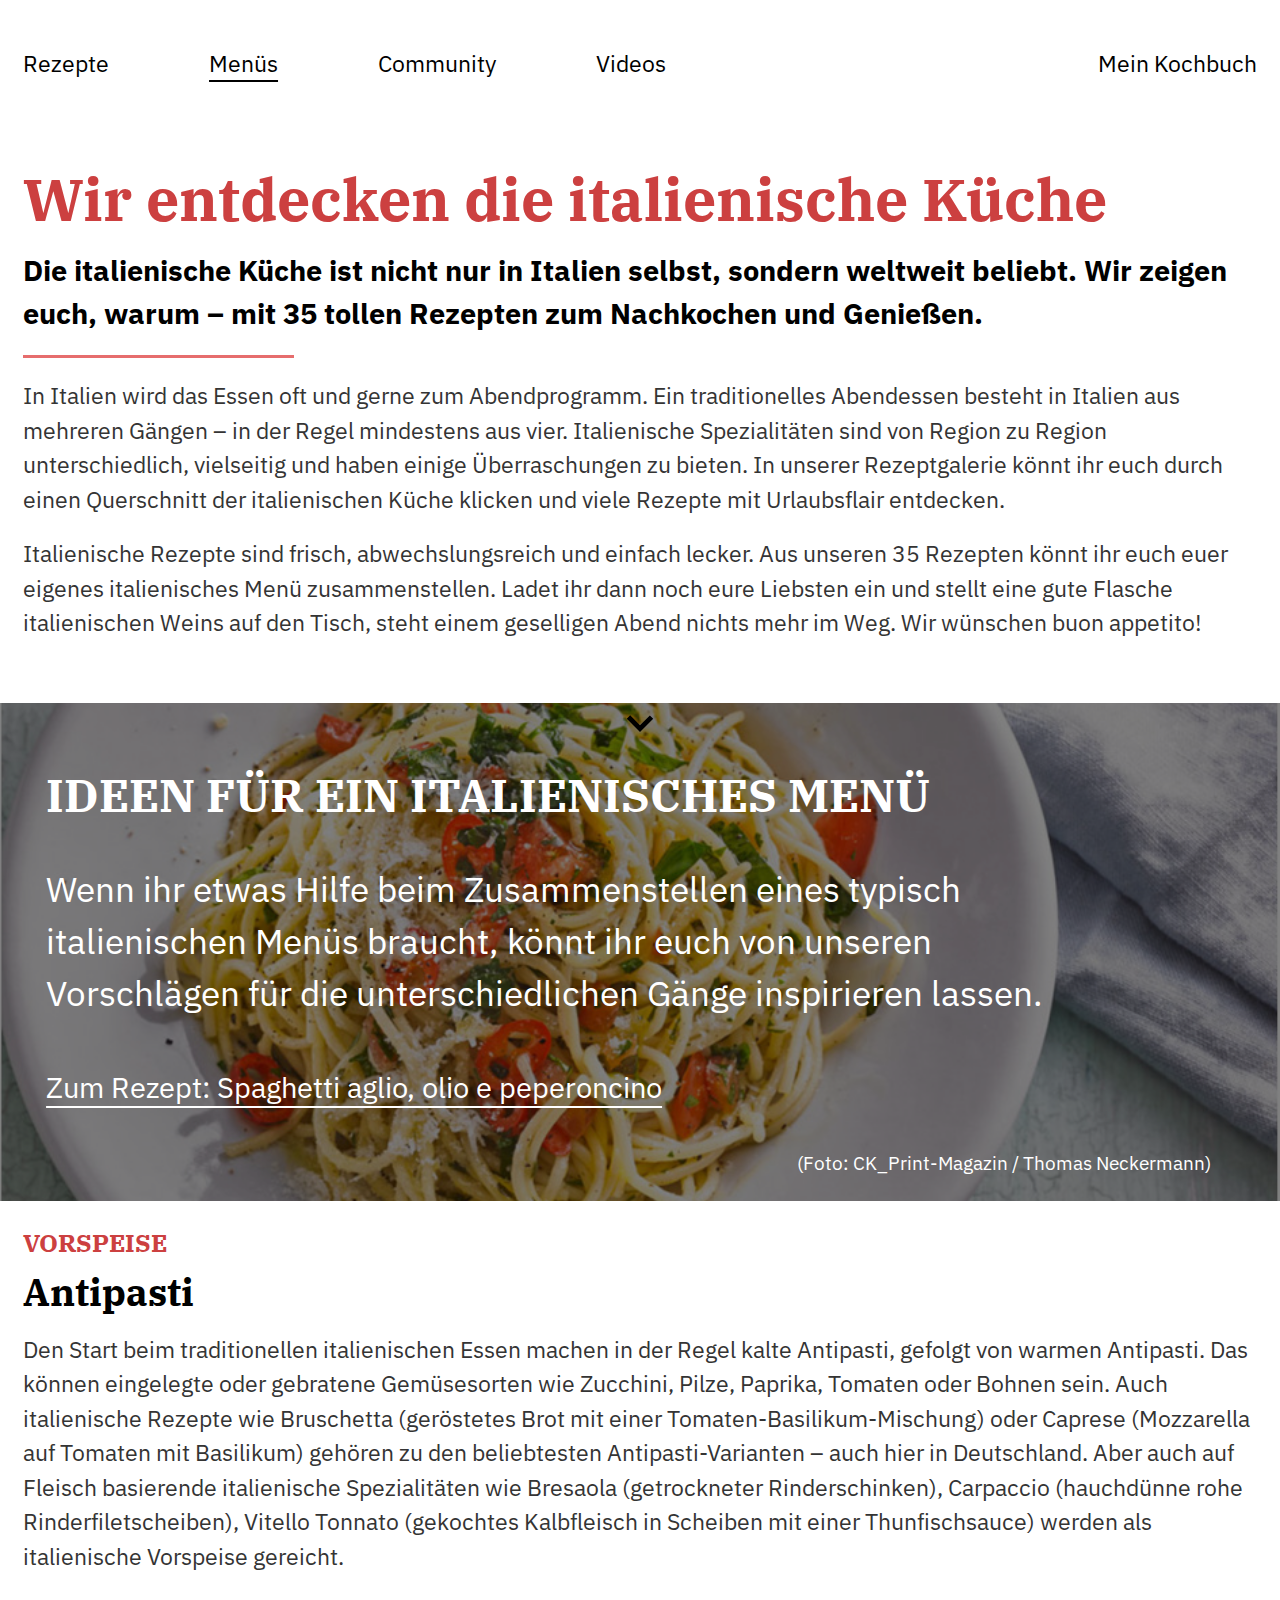
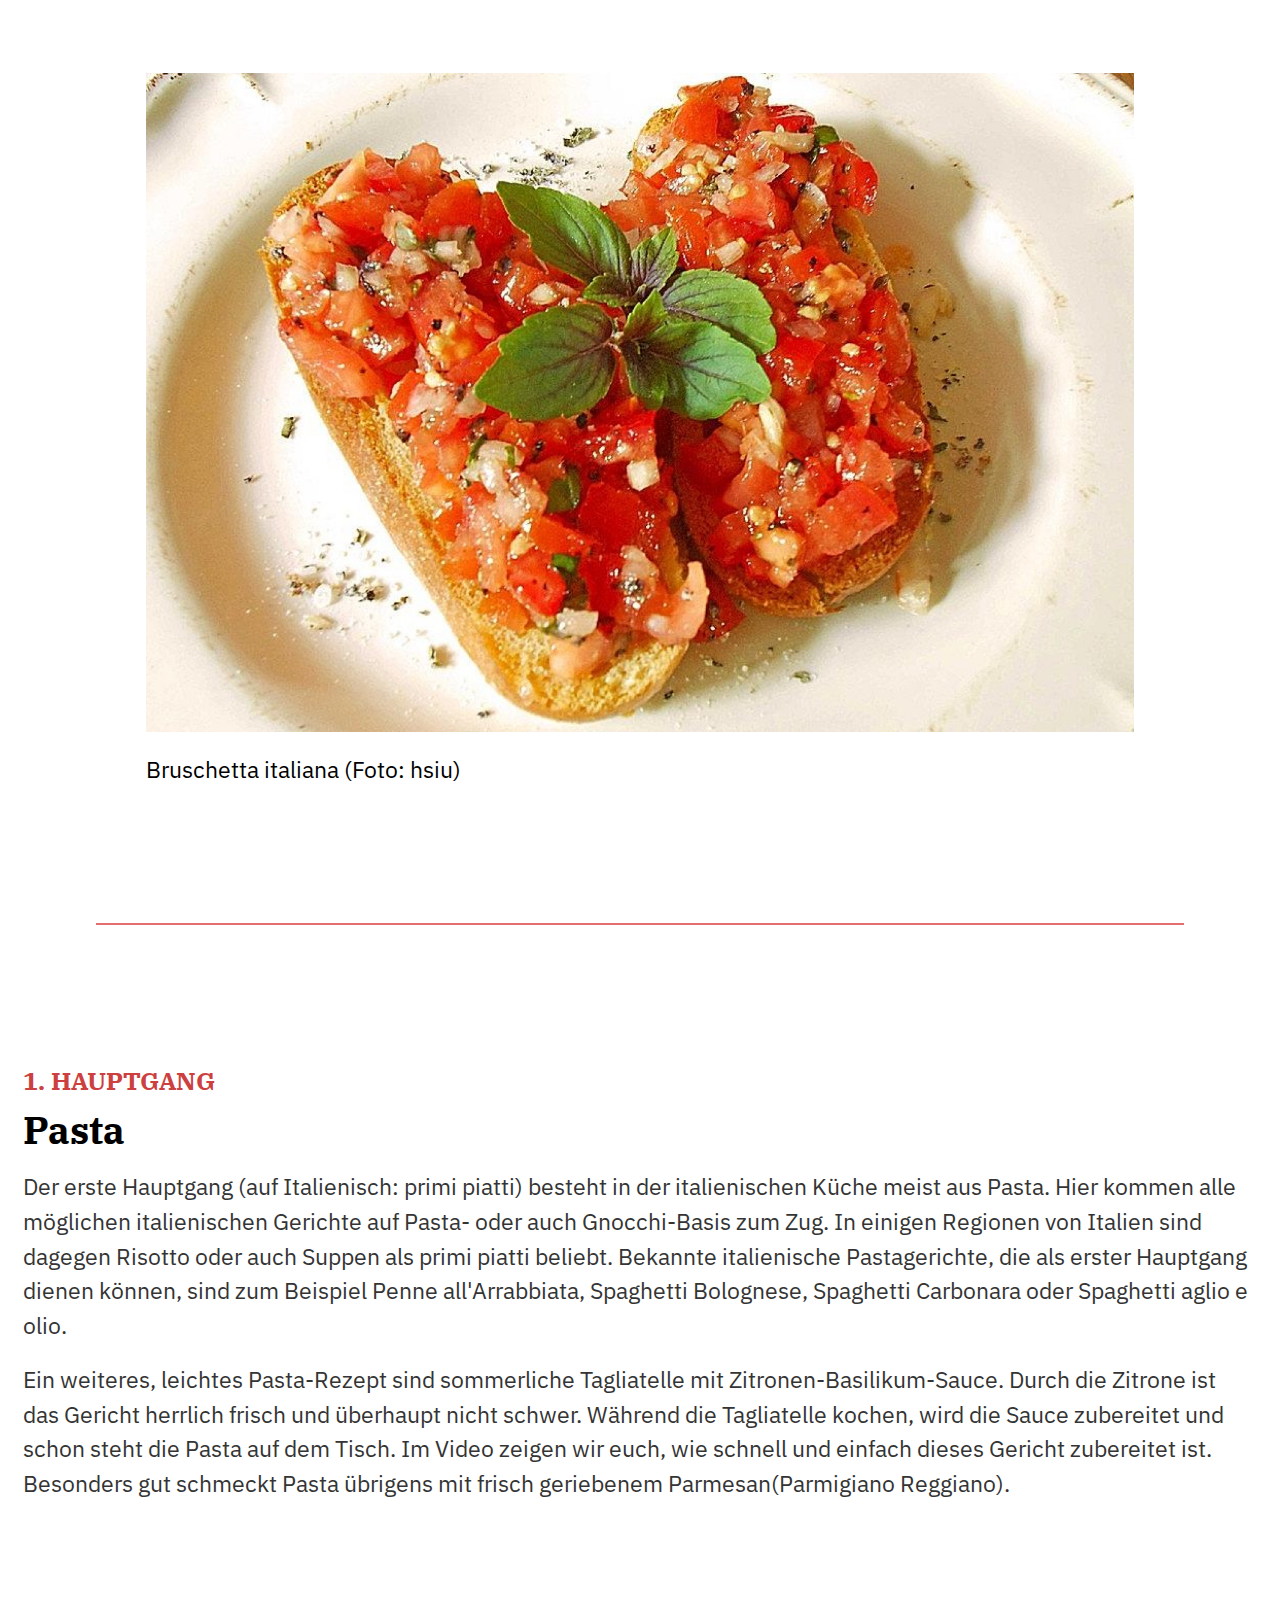
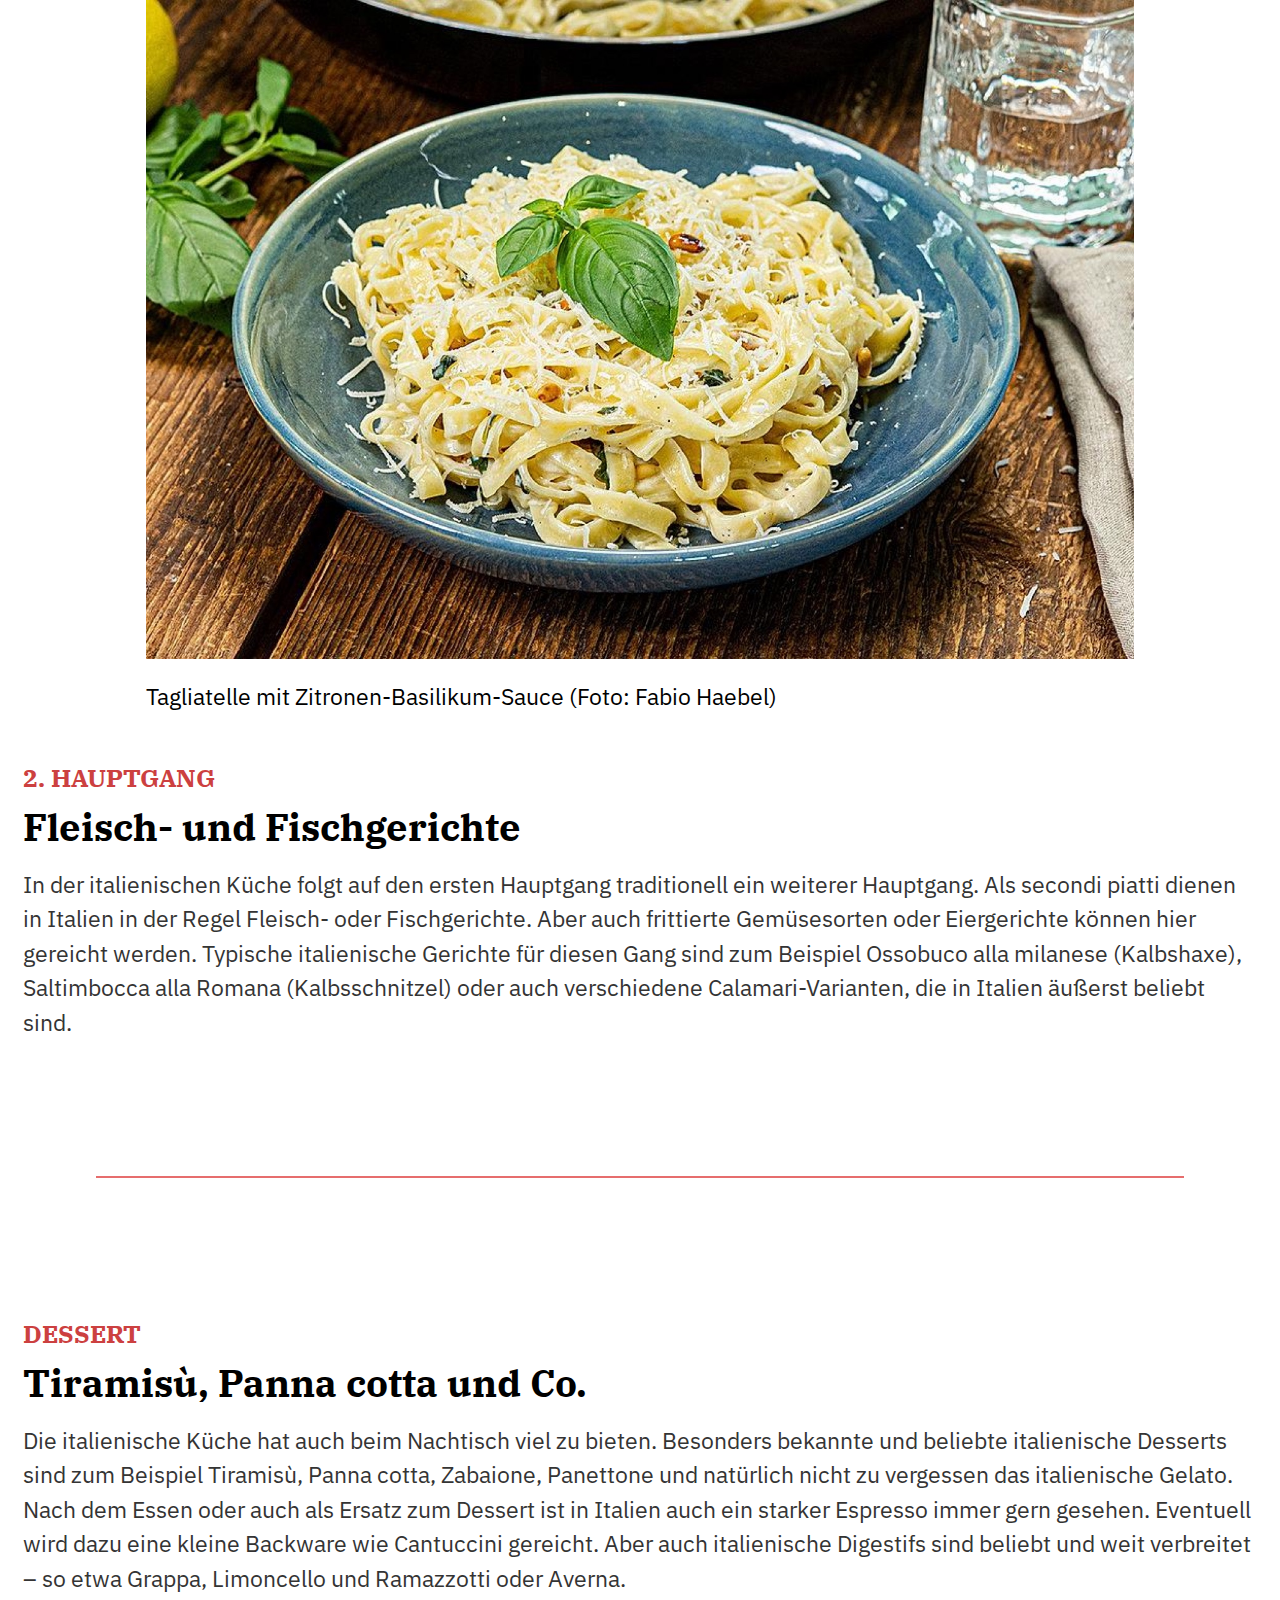
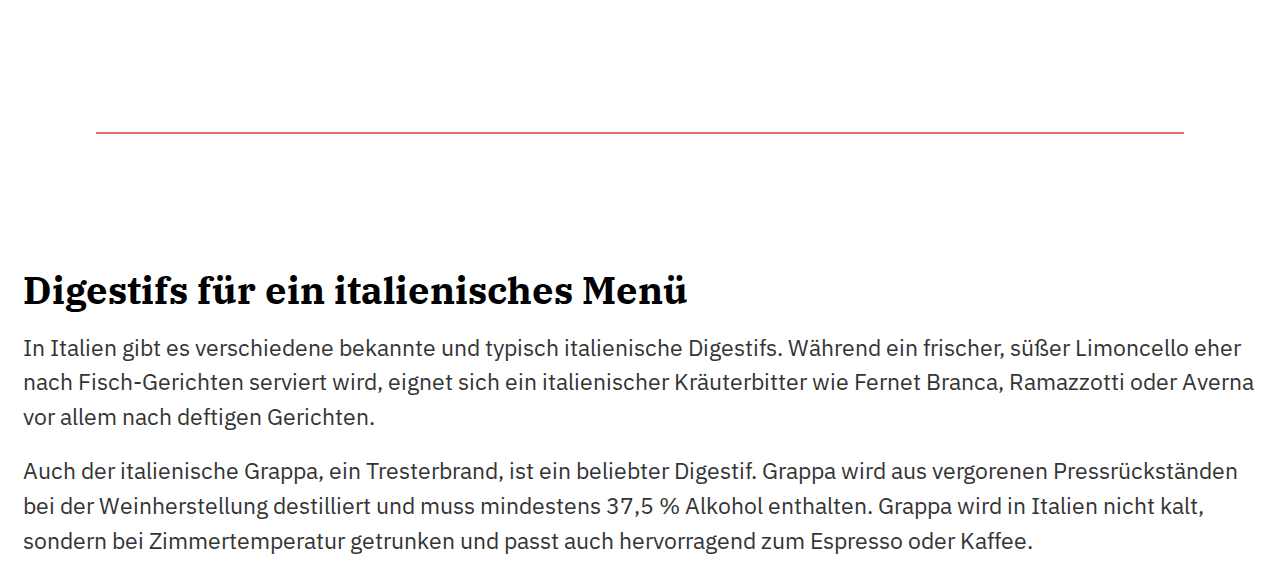
<file: index.html>
<!DOCTYPE html>
<html lang="de">

<head>
  <meta charset="UTF-8">
  <meta http-equiv="X-UA-Compatible" content="IE=edge">
  <meta name="viewport" content="width=device-width, initial-scale=1.0">
  <meta name="description" content="Wir entdecken die italienische Küche - Mit 35 tollen Rezepten zum Nachkochen und Genießen. Erfahre mehr über die italienische Küche und ihre Spezialitäten.">

 <title>Entdecke die italienische Küche - Rezepte, Menüs und mehr</title>


  <link rel="stylesheet" href="./assets/styles/reset.css">
  <link rel="stylesheet" href="./assets/styles/variables.css">
  <link rel="stylesheet" href="./assets/styles/base.css">
  <link rel="stylesheet" href="./assets/styles/components.css">

  <script src="assets/scripts/main.js"></script>
</head>

<body>

  <div class="navbar" data-js-menue id="main-navigation">
    <nav>
      <ul>
        <li><a href="./recipes/spaghetti-aglio-olio-e-peperoncino.html">Rezepte</a></li>
        <li><a class="is-active" href="./index.html">Menüs</a></li>
        <li><a href="#">Community</a></li>
        <li><a href="#">Videos</a></li>
        <li><a href="#">Mein Kochbuch</a></li>
      </ul>
    </nav>
  </div>

  <div class="menue-button" data-js-menue-button>
    <a href="#main-navigation"><img src="./assets/icons/menue.svg" alt="Menue Icon"></a>
  </div>
  
  <div class="main">
    <article class="catcher">
      <h1>Wir entdecken die italienische Küche</h1>

      <h2 class="subheader">
        Die italienische Küche ist nicht nur in Italien selbst, sondern
        weltweit beliebt. Wir zeigen euch, warum – mit 35 tollen Rezepten zum
        Nachkochen und Genießen.
      </h2>

      <hr>

      <p>
        In Italien wird das Essen oft und gerne zum Abendprogramm. Ein
        traditionelles Abendessen besteht in Italien aus mehreren Gängen – in
        der Regel mindestens aus vier. Italienische Spezialitäten sind von
        Region zu Region unterschiedlich, vielseitig und haben einige
        Überraschungen zu bieten. In unserer Rezeptgalerie könnt ihr euch
        durch einen Querschnitt der italienischen Küche klicken und viele
        Rezepte mit Urlaubsflair entdecken.
      </p>

      <p>
        Italienische Rezepte sind frisch, abwechslungsreich und einfach
        lecker. Aus unseren 35 Rezepten könnt ihr euch euer eigenes
        italienisches Menü zusammenstellen. Ladet ihr dann noch eure Liebsten
        ein und stellt eine gute Flasche italienischen Weins auf den Tisch,
        steht einem geselligen Abend nichts mehr im Weg. Wir wünschen buon
        appetito!
      </p>

      <p>
        <a href="#antipasti" aria-label="Zur Vorspeise springen">
          <svg xmlns="http://www.w3.org/2000/svg" viewBox="0 -960 960 960" width="48">
            <path d="M480-322 216-586l67-67 197 198 197-197 67 67-264 263Z" />
          </svg>
        </a>
      </p>
    </article>

    <section class="hero">
      <figure>
        <img src="./images/header.jpg" alt="Bild von italienischer Küche">
        <figcaption>(Foto: CK_Print-Magazin / Thomas Neckermann)</figcaption>
      </figure>

      <div class="hero-content">
        <h2>Ideen für ein italienisches Menü</h2>
        <p>
          Wenn ihr etwas Hilfe beim Zusammenstellen eines typisch italienischen
          Menüs braucht, könnt ihr euch von unseren Vorschlägen für die
          unterschiedlichen Gänge inspirieren lassen.
          <a href="#">Zum Rezept: Spaghetti aglio, olio e peperoncino</a>
        </p>
      </div>

    </section>

    <section id="antipasti">
      <h2>Vorspeise</h2>
      <h3>Antipasti</h3>

      <p>
        Den Start beim traditionellen italienischen Essen machen in der Regel
        kalte Antipasti, gefolgt von warmen Antipasti. Das können eingelegte
        oder gebratene Gemüsesorten wie Zucchini, Pilze, Paprika, Tomaten oder
        Bohnen sein. Auch italienische Rezepte wie Bruschetta (geröstetes Brot
        mit einer Tomaten-Basilikum-Mischung) oder Caprese (Mozzarella auf
        Tomaten mit Basilikum) gehören zu den beliebtesten Antipasti-Varianten
        – auch hier in Deutschland. Aber auch auf Fleisch basierende
        italienische Spezialitäten wie Bresaola (getrockneter Rinderschinken),
        Carpaccio (hauchdünne rohe Rinderfiletscheiben), Vitello Tonnato
        (gekochtes Kalbfleisch in Scheiben mit einer Thunfischsauce) werden
        als italienische Vorspeise gereicht.
      </p>

      <figure>
        <img src="./images/bruschetta-italiana.jpg" alt="Bild von Bruschetta Italiana">
        <figcaption>Bruschetta italiana (Foto: hsiu)</figcaption>
      </figure>

      <hr>
    </section>

    <section>
      <h2>1. Hauptgang</h2>
      <h3>Pasta</h3>

      <p>
        Der erste Hauptgang (auf Italienisch: primi piatti) besteht in der
        italienischen Küche meist aus Pasta. Hier kommen alle möglichen
        italienischen Gerichte auf Pasta- oder auch Gnocchi-Basis zum Zug. In
        einigen Regionen von Italien sind dagegen Risotto oder auch Suppen als
        primi piatti beliebt. Bekannte italienische Pastagerichte, die als
        erster Hauptgang dienen können, sind zum Beispiel Penne
        all'Arrabbiata, Spaghetti Bolognese, Spaghetti Carbonara oder
        Spaghetti aglio e olio.
      </p>

      <p>
        Ein weiteres, leichtes Pasta-Rezept sind sommerliche Tagliatelle mit
        Zitronen-Basilikum-Sauce. Durch die Zitrone ist das Gericht herrlich
        frisch und überhaupt nicht schwer. Während die Tagliatelle kochen,
        wird die Sauce zubereitet und schon steht die Pasta auf dem Tisch. Im
        Video zeigen wir euch, wie schnell und einfach dieses Gericht
        zubereitet ist. Besonders gut schmeckt Pasta übrigens mit frisch
        geriebenem Parmesan(Parmigiano Reggiano).
      </p>

      <figure>
        <img src="./images/tagliatelle-mit-zitronen-basilikum-sauce.jpg" alt="Bild von Tagliatelle mit Zitronen-Basilikum-Soße">
        <figcaption>Tagliatelle mit Zitronen-Basilikum-Sauce (Foto: Fabio Haebel)</figcaption>
      </figure>
    </section>

    <section>
      <h2>2. Hauptgang</h2>
      <h3>Fleisch- und Fischgerichte</h3>

      <p>
        In der italienischen Küche folgt auf den ersten Hauptgang traditionell
        ein weiterer Hauptgang. Als secondi piatti dienen in Italien in der
        Regel Fleisch- oder Fischgerichte. Aber auch frittierte Gemüsesorten
        oder Eiergerichte können hier gereicht werden. Typische italienische
        Gerichte für diesen Gang sind zum Beispiel Ossobuco alla milanese
        (Kalbshaxe), Saltimbocca alla Romana (Kalbsschnitzel) oder auch
        verschiedene Calamari-Varianten, die in Italien äußerst beliebt sind.
      </p>

      <hr>
    </section>

    <section>
      <h2>Dessert</h2>
      <h3>Tiramisù, Panna cotta und Co.</h3>

      <p>
        Die italienische Küche hat auch beim Nachtisch viel zu bieten.
        Besonders bekannte und beliebte italienische Desserts sind zum
        Beispiel Tiramisù, Panna cotta, Zabaione, Panettone und natürlich
        nicht zu vergessen das italienische Gelato. Nach dem Essen oder auch
        als Ersatz zum Dessert ist in Italien auch ein starker Espresso immer
        gern gesehen. Eventuell wird dazu eine kleine Backware wie Cantuccini
        gereicht. Aber auch italienische Digestifs sind beliebt und weit
        verbreitet – so etwa Grappa, Limoncello und Ramazzotti oder Averna.
      </p>

      <hr>
    </section>

    <section>
      <h3>Digestifs für ein italienisches Menü</h3>

      <p>
        In Italien gibt es verschiedene bekannte und typisch italienische
        Digestifs. Während ein frischer, süßer Limoncello eher nach
        Fisch-Gerichten serviert wird, eignet sich ein italienischer
        Kräuterbitter wie Fernet Branca, Ramazzotti oder Averna vor allem nach
        deftigen Gerichten.
      </p>

      <p>
        Auch der italienische Grappa, ein Tresterbrand, ist ein beliebter
        Digestif. Grappa wird aus vergorenen Pressrückständen bei der
        Weinherstellung destilliert und muss mindestens 37,5 % Alkohol
        enthalten. Grappa wird in Italien nicht kalt, sondern bei
        Zimmertemperatur getrunken und passt auch hervorragend zum Espresso
        oder Kaffee.
      </p>
    </section>
  </div>

</body>

</html>
</file>
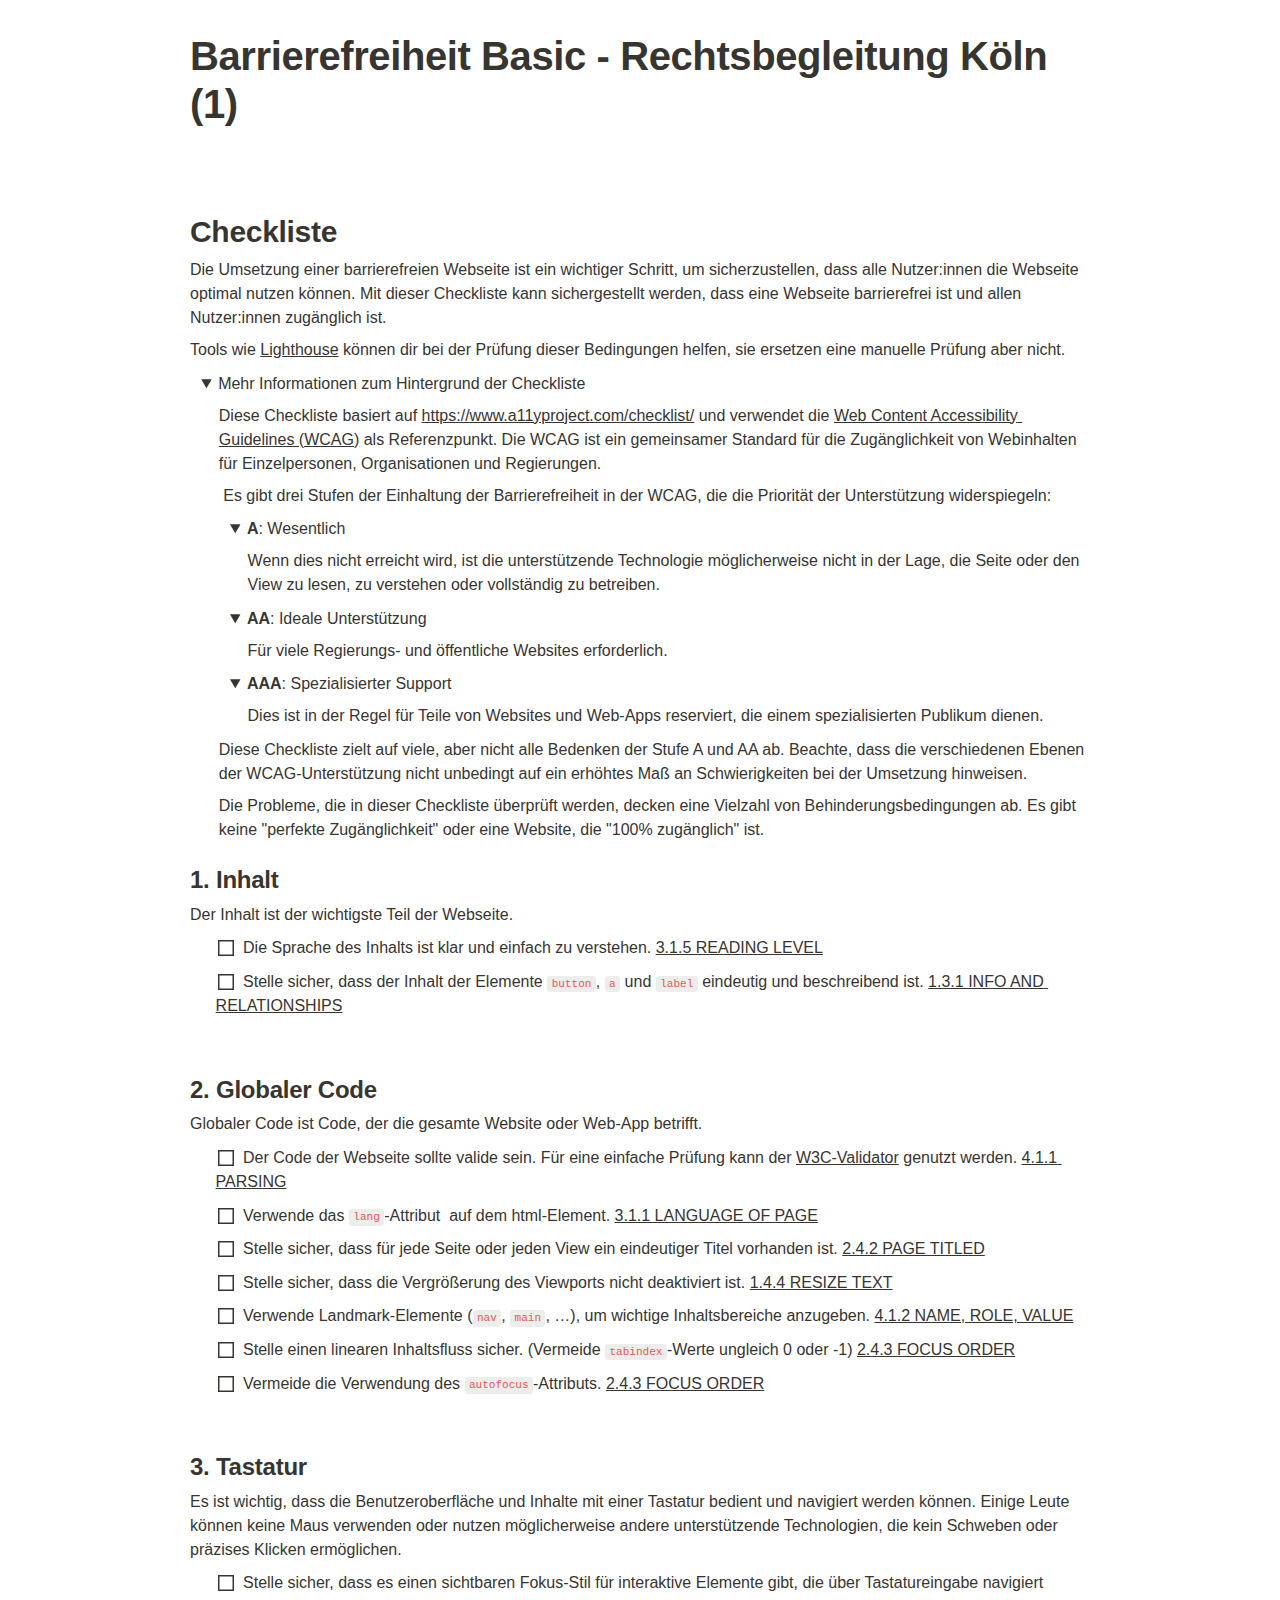
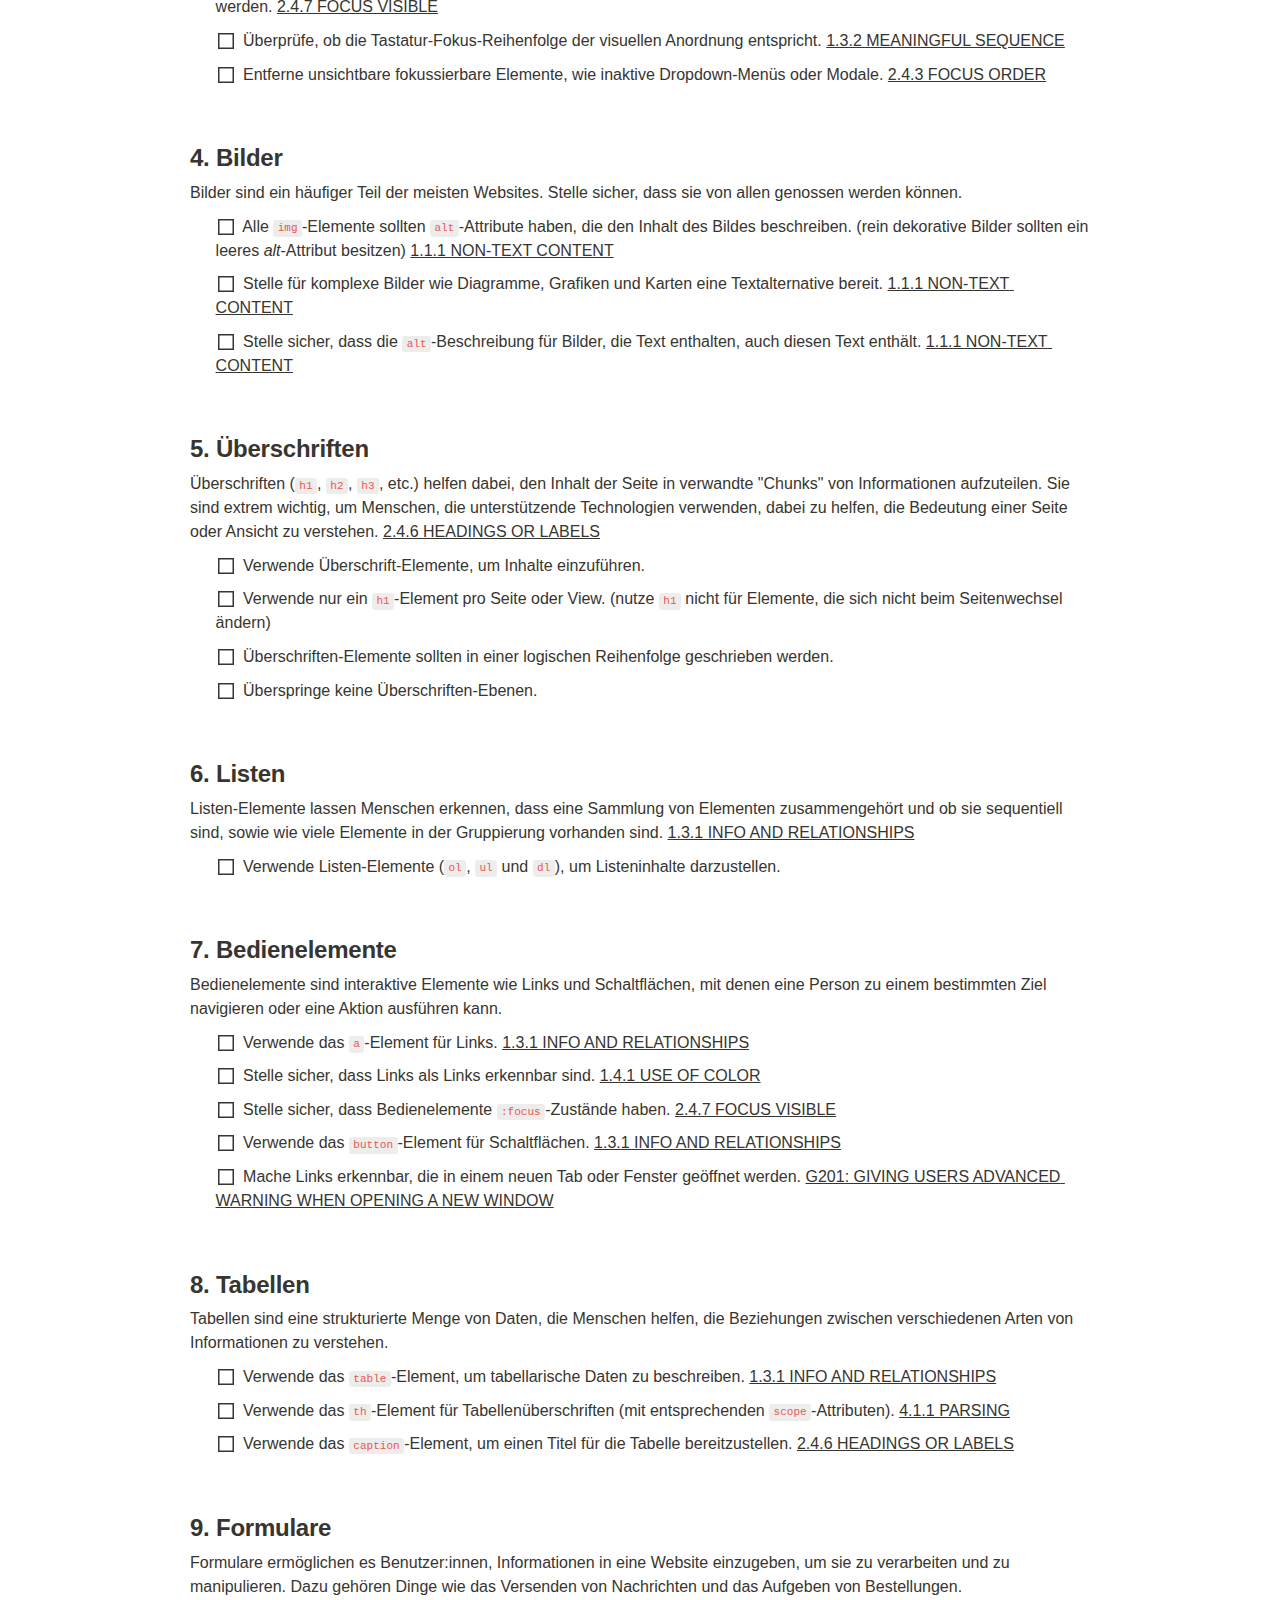
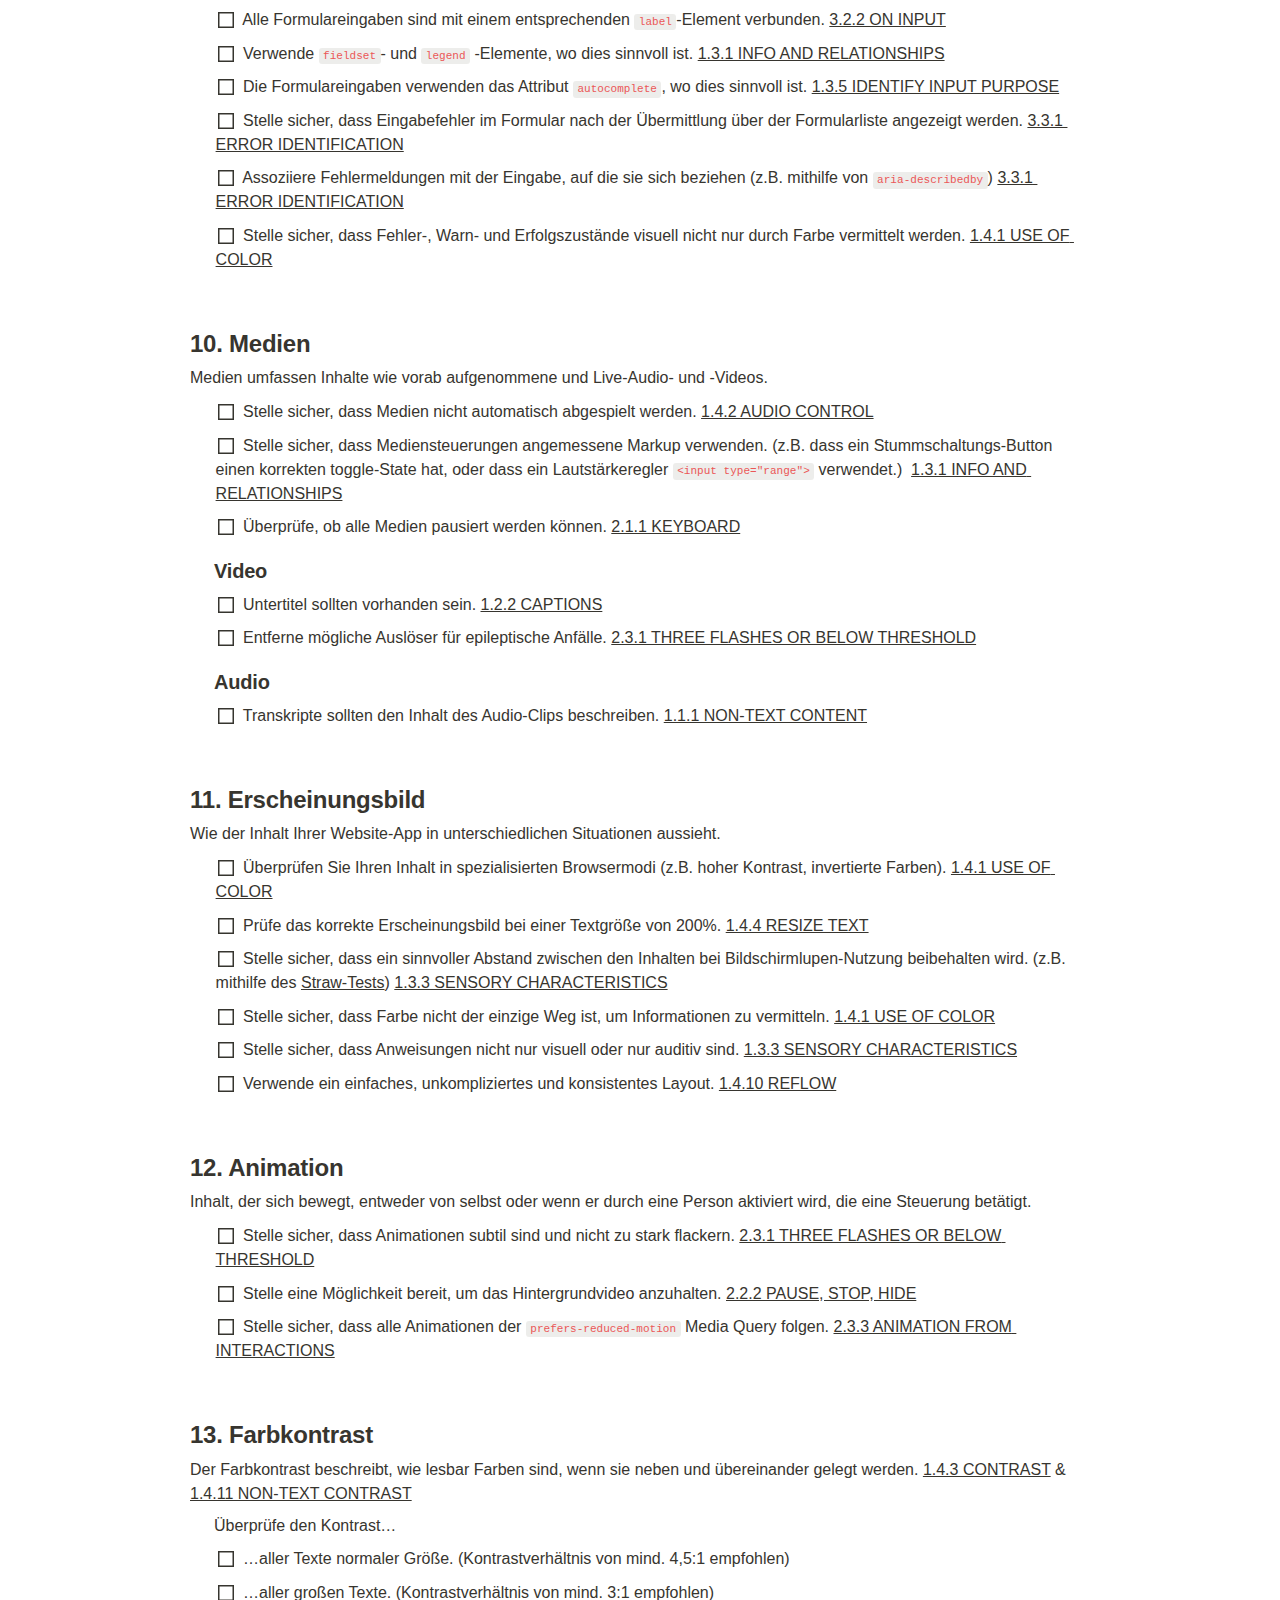
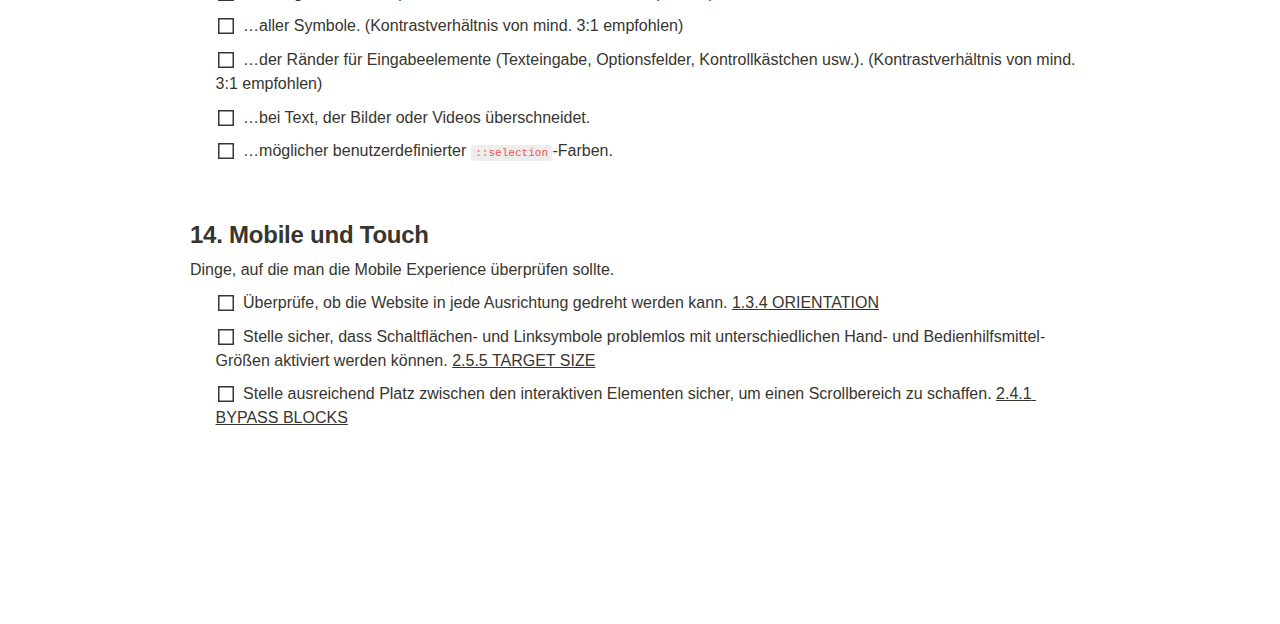
<file: _helper/checkliste-zugaenglichkeit.html>
<html><head><meta http-equiv="Content-Type" content="text/html; charset=utf-8"/><title>Barrierefreiheit Basic - Rechtsbegleitung Köln (1)</title><style>
/* cspell:disable-file */
/* webkit printing magic: print all background colors */
html {
	-webkit-print-color-adjust: exact;
}
* {
	box-sizing: border-box;
	-webkit-print-color-adjust: exact;
}

html,
body {
	margin: 0;
	padding: 0;
}
@media only screen {
	body {
		margin: 2em auto;
		max-width: 900px;
		color: rgb(55, 53, 47);
	}
}

body {
	line-height: 1.5;
	white-space: pre-wrap;
}

a,
a.visited {
	color: inherit;
	text-decoration: underline;
}

.pdf-relative-link-path {
	font-size: 80%;
	color: #444;
}

h1,
h2,
h3 {
	letter-spacing: -0.01em;
	line-height: 1.2;
	font-weight: 600;
	margin-bottom: 0;
}

.page-title {
	font-size: 2.5rem;
	font-weight: 700;
	margin-top: 0;
	margin-bottom: 0.75em;
}

h1 {
	font-size: 1.875rem;
	margin-top: 1.875rem;
}

h2 {
	font-size: 1.5rem;
	margin-top: 1.5rem;
}

h3 {
	font-size: 1.25rem;
	margin-top: 1.25rem;
}

.source {
	border: 1px solid #ddd;
	border-radius: 3px;
	padding: 1.5em;
	word-break: break-all;
}

.callout {
	border-radius: 3px;
	padding: 1rem;
}

figure {
	margin: 1.25em 0;
	page-break-inside: avoid;
}

figcaption {
	opacity: 0.5;
	font-size: 85%;
	margin-top: 0.5em;
}

mark {
	background-color: transparent;
}

.indented {
	padding-left: 1.5em;
}

hr {
	background: transparent;
	display: block;
	width: 100%;
	height: 1px;
	visibility: visible;
	border: none;
	border-bottom: 1px solid rgba(55, 53, 47, 0.09);
}

img {
	max-width: 100%;
}

@media only print {
	img {
		max-height: 100vh;
		object-fit: contain;
	}
}

@page {
	margin: 1in;
}

.collection-content {
	font-size: 0.875rem;
}

.column-list {
	display: flex;
	justify-content: space-between;
}

.column {
	padding: 0 1em;
}

.column:first-child {
	padding-left: 0;
}

.column:last-child {
	padding-right: 0;
}

.table_of_contents-item {
	display: block;
	font-size: 0.875rem;
	line-height: 1.3;
	padding: 0.125rem;
}

.table_of_contents-indent-1 {
	margin-left: 1.5rem;
}

.table_of_contents-indent-2 {
	margin-left: 3rem;
}

.table_of_contents-indent-3 {
	margin-left: 4.5rem;
}

.table_of_contents-link {
	text-decoration: none;
	opacity: 0.7;
	border-bottom: 1px solid rgba(55, 53, 47, 0.18);
}

table,
th,
td {
	border: 1px solid rgba(55, 53, 47, 0.09);
	border-collapse: collapse;
}

table {
	border-left: none;
	border-right: none;
}

th,
td {
	font-weight: normal;
	padding: 0.25em 0.5em;
	line-height: 1.5;
	min-height: 1.5em;
	text-align: left;
}

th {
	color: rgba(55, 53, 47, 0.6);
}

ol,
ul {
	margin: 0;
	margin-block-start: 0.6em;
	margin-block-end: 0.6em;
}

li > ol:first-child,
li > ul:first-child {
	margin-block-start: 0.6em;
}

ul > li {
	list-style: disc;
}

ul.to-do-list {
	padding-inline-start: 0;
}

ul.to-do-list > li {
	list-style: none;
}

.to-do-children-checked {
	text-decoration: line-through;
	opacity: 0.375;
}

ul.toggle > li {
	list-style: none;
}

ul {
	padding-inline-start: 1.7em;
}

ul > li {
	padding-left: 0.1em;
}

ol {
	padding-inline-start: 1.6em;
}

ol > li {
	padding-left: 0.2em;
}

.mono ol {
	padding-inline-start: 2em;
}

.mono ol > li {
	text-indent: -0.4em;
}

.toggle {
	padding-inline-start: 0em;
	list-style-type: none;
}

/* Indent toggle children */
.toggle > li > details {
	padding-left: 1.7em;
}

.toggle > li > details > summary {
	margin-left: -1.1em;
}

.selected-value {
	display: inline-block;
	padding: 0 0.5em;
	background: rgba(206, 205, 202, 0.5);
	border-radius: 3px;
	margin-right: 0.5em;
	margin-top: 0.3em;
	margin-bottom: 0.3em;
	white-space: nowrap;
}

.collection-title {
	display: inline-block;
	margin-right: 1em;
}

.page-description {
    margin-bottom: 2em;
}

.simple-table {
	margin-top: 1em;
	font-size: 0.875rem;
	empty-cells: show;
}
.simple-table td {
	height: 29px;
	min-width: 120px;
}

.simple-table th {
	height: 29px;
	min-width: 120px;
}

.simple-table-header-color {
	background: rgb(247, 246, 243);
	color: black;
}
.simple-table-header {
	font-weight: 500;
}

time {
	opacity: 0.5;
}

.icon {
	display: inline-block;
	max-width: 1.2em;
	max-height: 1.2em;
	text-decoration: none;
	vertical-align: text-bottom;
	margin-right: 0.5em;
}

img.icon {
	border-radius: 3px;
}

.user-icon {
	width: 1.5em;
	height: 1.5em;
	border-radius: 100%;
	margin-right: 0.5rem;
}

.user-icon-inner {
	font-size: 0.8em;
}

.text-icon {
	border: 1px solid #000;
	text-align: center;
}

.page-cover-image {
	display: block;
	object-fit: cover;
	width: 100%;
	max-height: 30vh;
}

.page-header-icon {
	font-size: 3rem;
	margin-bottom: 1rem;
}

.page-header-icon-with-cover {
	margin-top: -0.72em;
	margin-left: 0.07em;
}

.page-header-icon img {
	border-radius: 3px;
}

.link-to-page {
	margin: 1em 0;
	padding: 0;
	border: none;
	font-weight: 500;
}

p > .user {
	opacity: 0.5;
}

td > .user,
td > time {
	white-space: nowrap;
}

input[type="checkbox"] {
	transform: scale(1.5);
	margin-right: 0.6em;
	vertical-align: middle;
}

p {
	margin-top: 0.5em;
	margin-bottom: 0.5em;
}

.image {
	border: none;
	margin: 1.5em 0;
	padding: 0;
	border-radius: 0;
	text-align: center;
}

.code,
code {
	background: rgba(135, 131, 120, 0.15);
	border-radius: 3px;
	padding: 0.2em 0.4em;
	border-radius: 3px;
	font-size: 85%;
	tab-size: 2;
}

code {
	color: #eb5757;
}

.code {
	padding: 1.5em 1em;
}

.code-wrap {
	white-space: pre-wrap;
	word-break: break-all;
}

.code > code {
	background: none;
	padding: 0;
	font-size: 100%;
	color: inherit;
}

blockquote {
	font-size: 1.25em;
	margin: 1em 0;
	padding-left: 1em;
	border-left: 3px solid rgb(55, 53, 47);
}

.bookmark {
	text-decoration: none;
	max-height: 8em;
	padding: 0;
	display: flex;
	width: 100%;
	align-items: stretch;
}

.bookmark-title {
	font-size: 0.85em;
	overflow: hidden;
	text-overflow: ellipsis;
	height: 1.75em;
	white-space: nowrap;
}

.bookmark-text {
	display: flex;
	flex-direction: column;
}

.bookmark-info {
	flex: 4 1 180px;
	padding: 12px 14px 14px;
	display: flex;
	flex-direction: column;
	justify-content: space-between;
}

.bookmark-image {
	width: 33%;
	flex: 1 1 180px;
	display: block;
	position: relative;
	object-fit: cover;
	border-radius: 1px;
}

.bookmark-description {
	color: rgba(55, 53, 47, 0.6);
	font-size: 0.75em;
	overflow: hidden;
	max-height: 4.5em;
	word-break: break-word;
}

.bookmark-href {
	font-size: 0.75em;
	margin-top: 0.25em;
}

.sans { font-family: ui-sans-serif, -apple-system, BlinkMacSystemFont, "Segoe UI", Helvetica, "Apple Color Emoji", Arial, sans-serif, "Segoe UI Emoji", "Segoe UI Symbol"; }
.code { font-family: "SFMono-Regular", Menlo, Consolas, "PT Mono", "Liberation Mono", Courier, monospace; }
.serif { font-family: Lyon-Text, Georgia, ui-serif, serif; }
.mono { font-family: iawriter-mono, Nitti, Menlo, Courier, monospace; }
.pdf .sans { font-family: Inter, ui-sans-serif, -apple-system, BlinkMacSystemFont, "Segoe UI", Helvetica, "Apple Color Emoji", Arial, sans-serif, "Segoe UI Emoji", "Segoe UI Symbol", 'Twemoji', 'Noto Color Emoji', 'Noto Sans CJK JP'; }
.pdf:lang(zh-CN) .sans { font-family: Inter, ui-sans-serif, -apple-system, BlinkMacSystemFont, "Segoe UI", Helvetica, "Apple Color Emoji", Arial, sans-serif, "Segoe UI Emoji", "Segoe UI Symbol", 'Twemoji', 'Noto Color Emoji', 'Noto Sans CJK SC'; }
.pdf:lang(zh-TW) .sans { font-family: Inter, ui-sans-serif, -apple-system, BlinkMacSystemFont, "Segoe UI", Helvetica, "Apple Color Emoji", Arial, sans-serif, "Segoe UI Emoji", "Segoe UI Symbol", 'Twemoji', 'Noto Color Emoji', 'Noto Sans CJK TC'; }
.pdf:lang(ko-KR) .sans { font-family: Inter, ui-sans-serif, -apple-system, BlinkMacSystemFont, "Segoe UI", Helvetica, "Apple Color Emoji", Arial, sans-serif, "Segoe UI Emoji", "Segoe UI Symbol", 'Twemoji', 'Noto Color Emoji', 'Noto Sans CJK KR'; }
.pdf .code { font-family: Source Code Pro, "SFMono-Regular", Menlo, Consolas, "PT Mono", "Liberation Mono", Courier, monospace, 'Twemoji', 'Noto Color Emoji', 'Noto Sans Mono CJK JP'; }
.pdf:lang(zh-CN) .code { font-family: Source Code Pro, "SFMono-Regular", Menlo, Consolas, "PT Mono", "Liberation Mono", Courier, monospace, 'Twemoji', 'Noto Color Emoji', 'Noto Sans Mono CJK SC'; }
.pdf:lang(zh-TW) .code { font-family: Source Code Pro, "SFMono-Regular", Menlo, Consolas, "PT Mono", "Liberation Mono", Courier, monospace, 'Twemoji', 'Noto Color Emoji', 'Noto Sans Mono CJK TC'; }
.pdf:lang(ko-KR) .code { font-family: Source Code Pro, "SFMono-Regular", Menlo, Consolas, "PT Mono", "Liberation Mono", Courier, monospace, 'Twemoji', 'Noto Color Emoji', 'Noto Sans Mono CJK KR'; }
.pdf .serif { font-family: PT Serif, Lyon-Text, Georgia, ui-serif, serif, 'Twemoji', 'Noto Color Emoji', 'Noto Serif CJK JP'; }
.pdf:lang(zh-CN) .serif { font-family: PT Serif, Lyon-Text, Georgia, ui-serif, serif, 'Twemoji', 'Noto Color Emoji', 'Noto Serif CJK SC'; }
.pdf:lang(zh-TW) .serif { font-family: PT Serif, Lyon-Text, Georgia, ui-serif, serif, 'Twemoji', 'Noto Color Emoji', 'Noto Serif CJK TC'; }
.pdf:lang(ko-KR) .serif { font-family: PT Serif, Lyon-Text, Georgia, ui-serif, serif, 'Twemoji', 'Noto Color Emoji', 'Noto Serif CJK KR'; }
.pdf .mono { font-family: PT Mono, iawriter-mono, Nitti, Menlo, Courier, monospace, 'Twemoji', 'Noto Color Emoji', 'Noto Sans Mono CJK JP'; }
.pdf:lang(zh-CN) .mono { font-family: PT Mono, iawriter-mono, Nitti, Menlo, Courier, monospace, 'Twemoji', 'Noto Color Emoji', 'Noto Sans Mono CJK SC'; }
.pdf:lang(zh-TW) .mono { font-family: PT Mono, iawriter-mono, Nitti, Menlo, Courier, monospace, 'Twemoji', 'Noto Color Emoji', 'Noto Sans Mono CJK TC'; }
.pdf:lang(ko-KR) .mono { font-family: PT Mono, iawriter-mono, Nitti, Menlo, Courier, monospace, 'Twemoji', 'Noto Color Emoji', 'Noto Sans Mono CJK KR'; }
.highlight-default {
	color: rgba(55, 53, 47, 1);
}
.highlight-gray {
	color: rgba(120, 119, 116, 1);
	fill: rgba(120, 119, 116, 1);
}
.highlight-brown {
	color: rgba(159, 107, 83, 1);
	fill: rgba(159, 107, 83, 1);
}
.highlight-orange {
	color: rgba(217, 115, 13, 1);
	fill: rgba(217, 115, 13, 1);
}
.highlight-yellow {
	color: rgba(203, 145, 47, 1);
	fill: rgba(203, 145, 47, 1);
}
.highlight-teal {
	color: rgba(68, 131, 97, 1);
	fill: rgba(68, 131, 97, 1);
}
.highlight-blue {
	color: rgba(51, 126, 169, 1);
	fill: rgba(51, 126, 169, 1);
}
.highlight-purple {
	color: rgba(144, 101, 176, 1);
	fill: rgba(144, 101, 176, 1);
}
.highlight-pink {
	color: rgba(193, 76, 138, 1);
	fill: rgba(193, 76, 138, 1);
}
.highlight-red {
	color: rgba(212, 76, 71, 1);
	fill: rgba(212, 76, 71, 1);
}
.highlight-gray_background {
	background: rgba(241, 241, 239, 1);
}
.highlight-brown_background {
	background: rgba(244, 238, 238, 1);
}
.highlight-orange_background {
	background: rgba(251, 236, 221, 1);
}
.highlight-yellow_background {
	background: rgba(251, 243, 219, 1);
}
.highlight-teal_background {
	background: rgba(237, 243, 236, 1);
}
.highlight-blue_background {
	background: rgba(231, 243, 248, 1);
}
.highlight-purple_background {
	background: rgba(244, 240, 247, 0.8);
}
.highlight-pink_background {
	background: rgba(249, 238, 243, 0.8);
}
.highlight-red_background {
	background: rgba(253, 235, 236, 1);
}
.block-color-default {
	color: inherit;
	fill: inherit;
}
.block-color-gray {
	color: rgba(120, 119, 116, 1);
	fill: rgba(120, 119, 116, 1);
}
.block-color-brown {
	color: rgba(159, 107, 83, 1);
	fill: rgba(159, 107, 83, 1);
}
.block-color-orange {
	color: rgba(217, 115, 13, 1);
	fill: rgba(217, 115, 13, 1);
}
.block-color-yellow {
	color: rgba(203, 145, 47, 1);
	fill: rgba(203, 145, 47, 1);
}
.block-color-teal {
	color: rgba(68, 131, 97, 1);
	fill: rgba(68, 131, 97, 1);
}
.block-color-blue {
	color: rgba(51, 126, 169, 1);
	fill: rgba(51, 126, 169, 1);
}
.block-color-purple {
	color: rgba(144, 101, 176, 1);
	fill: rgba(144, 101, 176, 1);
}
.block-color-pink {
	color: rgba(193, 76, 138, 1);
	fill: rgba(193, 76, 138, 1);
}
.block-color-red {
	color: rgba(212, 76, 71, 1);
	fill: rgba(212, 76, 71, 1);
}
.block-color-gray_background {
	background: rgba(241, 241, 239, 1);
}
.block-color-brown_background {
	background: rgba(244, 238, 238, 1);
}
.block-color-orange_background {
	background: rgba(251, 236, 221, 1);
}
.block-color-yellow_background {
	background: rgba(251, 243, 219, 1);
}
.block-color-teal_background {
	background: rgba(237, 243, 236, 1);
}
.block-color-blue_background {
	background: rgba(231, 243, 248, 1);
}
.block-color-purple_background {
	background: rgba(244, 240, 247, 0.8);
}
.block-color-pink_background {
	background: rgba(249, 238, 243, 0.8);
}
.block-color-red_background {
	background: rgba(253, 235, 236, 1);
}
.select-value-color-interactiveBlue { background-color: rgba(35, 131, 226, .07); }
.select-value-color-pink { background-color: rgba(245, 224, 233, 1); }
.select-value-color-purple { background-color: rgba(232, 222, 238, 1); }
.select-value-color-green { background-color: rgba(219, 237, 219, 1); }
.select-value-color-gray { background-color: rgba(227, 226, 224, 1); }
.select-value-color-translucentGray { background-color: rgba(255, 255, 255, 0.0375); }
.select-value-color-orange { background-color: rgba(250, 222, 201, 1); }
.select-value-color-brown { background-color: rgba(238, 224, 218, 1); }
.select-value-color-red { background-color: rgba(255, 226, 221, 1); }
.select-value-color-yellow { background-color: rgba(253, 236, 200, 1); }
.select-value-color-blue { background-color: rgba(211, 229, 239, 1); }
.select-value-color-pageGlass { background-color: undefined; }
.select-value-color-washGlass { background-color: undefined; }

.checkbox {
	display: inline-flex;
	vertical-align: text-bottom;
	width: 16;
	height: 16;
	background-size: 16px;
	margin-left: 2px;
	margin-right: 5px;
}

.checkbox-on {
	background-image: url("data:image/svg+xml;charset=UTF-8,%3Csvg%20width%3D%2216%22%20height%3D%2216%22%20viewBox%3D%220%200%2016%2016%22%20fill%3D%22none%22%20xmlns%3D%22http%3A%2F%2Fwww.w3.org%2F2000%2Fsvg%22%3E%0A%3Crect%20width%3D%2216%22%20height%3D%2216%22%20fill%3D%22%2358A9D7%22%2F%3E%0A%3Cpath%20d%3D%22M6.71429%2012.2852L14%204.9995L12.7143%203.71436L6.71429%209.71378L3.28571%206.2831L2%207.57092L6.71429%2012.2852Z%22%20fill%3D%22white%22%2F%3E%0A%3C%2Fsvg%3E");
}

.checkbox-off {
	background-image: url("data:image/svg+xml;charset=UTF-8,%3Csvg%20width%3D%2216%22%20height%3D%2216%22%20viewBox%3D%220%200%2016%2016%22%20fill%3D%22none%22%20xmlns%3D%22http%3A%2F%2Fwww.w3.org%2F2000%2Fsvg%22%3E%0A%3Crect%20x%3D%220.75%22%20y%3D%220.75%22%20width%3D%2214.5%22%20height%3D%2214.5%22%20fill%3D%22white%22%20stroke%3D%22%2336352F%22%20stroke-width%3D%221.5%22%2F%3E%0A%3C%2Fsvg%3E");
}
	
</style></head><body><article id="bd7d6c24-f34a-4ab4-81d8-47cfb0ce19f1" class="page sans"><header><h1 class="page-title">Barrierefreiheit Basic - Rechtsbegleitung Köln (1)</h1><p class="page-description"></p></header><div class="page-body"><p id="990ce95e-a770-4e52-aeb7-edcd332f1ce0" class="">
</p><h1 id="1f9053d6-e2e4-483d-b34c-d35a815c076a" class="">Checkliste</h1><p id="0e8adee2-22a3-42bc-931e-1ea8090f2e69" class="">Die Umsetzung einer barrierefreien Webseite ist ein wichtiger Schritt, um sicherzustellen, dass alle Nutzer:innen die Webseite optimal nutzen können. Mit dieser Checkliste kann sichergestellt werden, dass eine Webseite barrierefrei ist und allen Nutzer:innen zugänglich ist.</p><p id="27ea70bb-490a-485e-91b4-117213d2f4ac" class="">Tools wie <a href="https://developer.chrome.com/docs/lighthouse/overview/">Lighthouse</a> können dir bei der Prüfung dieser Bedingungen helfen, sie ersetzen eine manuelle Prüfung aber nicht.</p><ul id="afb240ec-1475-4614-94c0-20b7fb0c6424" class="toggle"><li><details open=""><summary>Mehr Informationen zum Hintergrund der Checkliste</summary><p id="b44c5dcf-b868-44cf-a70c-30fa49639f48" class="">Diese Checkliste basiert auf <a href="https://www.a11yproject.com/checklist/">https://www.a11yproject.com/checklist/</a> und verwendet die <a href="https://www.w3.org/WAI/standards-guidelines/wcag/">Web Content Accessibility Guidelines (WCAG)</a> als Referenzpunkt. Die WCAG ist ein gemeinsamer Standard für die Zugänglichkeit von Webinhalten für Einzelpersonen, Organisationen und Regierungen.</p><p id="6cd8bbbc-a3f7-4d17-80ed-1f767720062d" class=""> Es gibt drei Stufen der Einhaltung der Barrierefreiheit in der WCAG, die die Priorität der Unterstützung widerspiegeln: </p><ul id="c167e3b2-8c5d-45df-97b1-67ffe6f88494" class="toggle"><li><details open=""><summary><strong>A</strong>: Wesentlich </summary><p id="b428a2a9-5cc7-4552-9cb5-877561357f48" class="">Wenn dies nicht erreicht wird, ist die unterstützende Technologie möglicherweise nicht in der Lage, die Seite oder den View zu lesen, zu verstehen oder vollständig zu betreiben. </p></details></li></ul><ul id="cb8880e7-3890-490b-b671-c25b361095eb" class="toggle"><li><details open=""><summary><strong>AA</strong>: Ideale Unterstützung </summary><p id="5a518550-fefc-4ea4-92a9-85c36b8f3e39" class="">Für viele Regierungs- und öffentliche Websites erforderlich. </p></details></li></ul><ul id="495f3501-9454-478e-b0b3-42f9b3f64955" class="toggle"><li><details open=""><summary><strong>AAA</strong>: Spezialisierter Support </summary><p id="4f67113f-c494-490c-8cbb-0ef9c92757aa" class="">Dies ist in der Regel für Teile von Websites und Web-Apps reserviert, die einem spezialisierten Publikum dienen. </p></details></li></ul><p id="3582204e-c563-40da-b3c1-75b389128574" class="">Diese Checkliste zielt auf viele, aber nicht alle Bedenken der Stufe A und AA ab. Beachte, dass die verschiedenen Ebenen der WCAG-Unterstützung nicht unbedingt auf ein erhöhtes Maß an Schwierigkeiten bei der Umsetzung hinweisen.</p><p id="69767454-14ce-43b3-b05e-2e68fe00ed83" class="">Die Probleme, die in dieser Checkliste überprüft werden, decken eine Vielzahl von Behinderungsbedingungen ab. Es gibt keine &quot;perfekte Zugänglichkeit&quot; oder eine Website, die &quot;100% zugänglich&quot; ist.</p></details></li></ul><h2 id="a846dd66-def9-4a5c-b552-3bea5190a03b" class="">1. Inhalt</h2><p id="7adbc792-fbcd-4c8a-a585-72f9a7a3c12e" class="">Der Inhalt ist der wichtigste Teil der Webseite.<div class="indented"><ul id="fd7b4fb8-ee6f-4612-899a-28b93fb4d22a" class="to-do-list"><li><div class="checkbox checkbox-off"></div> <span class="to-do-children-unchecked">Die Sprache des Inhalts ist klar und einfach zu verstehen. <a href="https://www.w3.org/TR/UNDERSTANDING-WCAG20/meaning-supplements.html">3.1.5 READING LEVEL</a></span><div class="indented"></div></li></ul><ul id="1b5b66c8-33d0-464f-85ad-0fb8f7020ef9" class="to-do-list"><li><div class="checkbox checkbox-off"></div> <span class="to-do-children-unchecked">Stelle sicher, dass der Inhalt der Elemente <code>button</code>, <code>a</code> und <code>label</code> eindeutig und beschreibend ist. <a href="https://www.w3.org/TR/UNDERSTANDING-WCAG20/content-structure-separation-programmatic.html">1.3.1 INFO AND RELATIONSHIPS</a></span><div class="indented"></div></li></ul></div></p><p id="f237cbd3-26c2-441d-b456-61c4e729063c" class="">
</p><h2 id="073ad36b-4788-4219-8358-dd97fae48f83" class="">2. Globaler Code</h2><p id="d137c9a7-fbbb-4e92-8a5f-38e8c2e4aeac" class="">Globaler Code ist Code, der die gesamte Website oder Web-App betrifft.<div class="indented"><ul id="fcc23a0d-84a9-42bf-8bd1-4e1d56500a00" class="to-do-list"><li><div class="checkbox checkbox-off"></div> <span class="to-do-children-unchecked">Der Code der Webseite sollte valide sein. Für eine einfache Prüfung kann der <a href="https://validator.w3.org/">W3C-Validator</a> genutzt werden. <a href="https://www.w3.org/TR/UNDERSTANDING-WCAG20/ensure-compat-parses.html">4.1.1 PARSING</a></span><div class="indented"></div></li></ul><ul id="598dc3a2-2eb9-408a-872a-b272ab104d9a" class="to-do-list"><li><div class="checkbox checkbox-off"></div> <span class="to-do-children-unchecked">Verwende das <code>lang</code>-Attribut  auf dem html-Element. <a href="https://www.w3.org/TR/UNDERSTANDING-WCAG20/meaning-doc-lang-id.html">3.1.1 LANGUAGE OF PAGE</a></span><div class="indented"></div></li></ul><ul id="9e3833a8-aea1-40d1-a188-b63e4d17ab08" class="to-do-list"><li><div class="checkbox checkbox-off"></div> <span class="to-do-children-unchecked">Stelle sicher, dass für jede Seite oder jeden View ein eindeutiger Titel vorhanden ist. <a href="https://www.w3.org/TR/UNDERSTANDING-WCAG20/navigation-mechanisms-title.html">2.4.2 PAGE TITLED</a></span><div class="indented"></div></li></ul><ul id="037c2c41-9ecf-49be-80f4-565a86966ae7" class="to-do-list"><li><div class="checkbox checkbox-off"></div> <span class="to-do-children-unchecked">Stelle sicher, dass die Vergrößerung des Viewports nicht deaktiviert ist. <a href="https://www.w3.org/TR/UNDERSTANDING-WCAG20/visual-audio-contrast-scale.html">1.4.4 RESIZE TEXT</a></span><div class="indented"></div></li></ul><ul id="051a79a3-e7e9-4f00-8025-09e4a3435c8b" class="to-do-list"><li><div class="checkbox checkbox-off"></div> <span class="to-do-children-unchecked">Verwende Landmark-Elemente (<code>nav</code>, <code>main</code>, …), um wichtige Inhaltsbereiche anzugeben. <a href="https://www.w3.org/TR/UNDERSTANDING-WCAG20/ensure-compat-rsv.html">4.1.2 NAME, ROLE, VALUE</a></span><div class="indented"></div></li></ul><ul id="ee431a37-1cda-4911-b890-b349f4ebf3d6" class="to-do-list"><li><div class="checkbox checkbox-off"></div> <span class="to-do-children-unchecked">Stelle einen linearen Inhaltsfluss sicher. (Vermeide <code>tabindex</code>-Werte ungleich 0 oder -1) <a href="https://www.w3.org/TR/UNDERSTANDING-WCAG20/navigation-mechanisms-focus-order.html">2.4.3 FOCUS ORDER</a></span><div class="indented"></div></li></ul><ul id="fa6fd13b-4f2f-4a4c-8719-1880dd049bcd" class="to-do-list"><li><div class="checkbox checkbox-off"></div> <span class="to-do-children-unchecked">Vermeide die Verwendung des <code>autofocus</code>-Attributs. <a href="https://www.w3.org/TR/UNDERSTANDING-WCAG20/navigation-mechanisms-focus-order.html">2.4.3 FOCUS ORDER</a></span><div class="indented"></div></li></ul></div></p><p id="0a6e3a04-6bfc-47a8-9cd1-b5f9f8d02b09" class="">
</p><h2 id="2b6456df-8c85-4d39-acea-dcfb5cdd5f74" class="">3. Tastatur</h2><p id="7aff5286-22ed-4850-b69c-a52b9170121e" class="">Es ist wichtig, dass die Benutzeroberfläche und Inhalte mit einer Tastatur bedient und navigiert werden können. Einige Leute können keine Maus verwenden oder nutzen möglicherweise andere unterstützende Technologien, die kein Schweben oder präzises Klicken ermöglichen.<div class="indented"><ul id="564b2588-206b-40c9-b8ba-217fcb82124e" class="to-do-list"><li><div class="checkbox checkbox-off"></div> <span class="to-do-children-unchecked">Stelle sicher, dass es einen sichtbaren Fokus-Stil für interaktive Elemente gibt, die über Tastatureingabe navigiert werden. <a href="https://www.w3.org/TR/UNDERSTANDING-WCAG20/navigation-mechanisms-focus-visible.html">2.4.7 FOCUS VISIBLE</a></span><div class="indented"></div></li></ul><ul id="21bd9839-a68a-4585-935d-aacc7be3c418" class="to-do-list"><li><div class="checkbox checkbox-off"></div> <span class="to-do-children-unchecked">Überprüfe, ob die Tastatur-Fokus-Reihenfolge der visuellen Anordnung entspricht. <a href="https://www.w3.org/TR/UNDERSTANDING-WCAG20/content-structure-separation-sequence.html">1.3.2 MEANINGFUL SEQUENCE</a></span><div class="indented"></div></li></ul><ul id="aa4f4ec3-7e6b-4e34-ab7c-abc44cbe4047" class="to-do-list"><li><div class="checkbox checkbox-off"></div> <span class="to-do-children-unchecked">Entferne unsichtbare fokussierbare Elemente, wie inaktive Dropdown-Menüs oder Modale. <a href="https://www.w3.org/TR/UNDERSTANDING-WCAG20/navigation-mechanisms-focus-order.html">2.4.3 FOCUS ORDER</a></span><div class="indented"></div></li></ul></div></p><p id="34ef1d5d-dee8-4e35-8aa7-66cce0becd2a" class="">
</p><h2 id="ac70fd88-b6b9-4867-9254-1c2d3ad9f8f9" class="">4. Bilder</h2><p id="0315a6f8-10ef-48d4-b58e-8d3cb9bf49be" class="">Bilder sind ein häufiger Teil der meisten Websites. Stelle sicher, dass sie von allen genossen werden können.<div class="indented"><ul id="9732af28-e5ac-45e3-879a-766cb5247a5d" class="to-do-list"><li><div class="checkbox checkbox-off"></div> <span class="to-do-children-unchecked">Alle <code>img</code>-Elemente sollten <code>alt</code>-Attribute haben, die den Inhalt des Bildes beschreiben. (rein dekorative Bilder sollten ein leeres <em>alt</em>-Attribut besitzen) <a href="https://www.w3.org/TR/UNDERSTANDING-WCAG20/text-equiv-all.html">1.1.1 NON-TEXT CONTENT</a></span><div class="indented"></div></li></ul><ul id="85bd4107-f7b0-4af0-813f-ec78e7d3d5bc" class="to-do-list"><li><div class="checkbox checkbox-off"></div> <span class="to-do-children-unchecked">Stelle für komplexe Bilder wie Diagramme, Grafiken und Karten eine Textalternative bereit. <a href="https://www.w3.org/TR/UNDERSTANDING-WCAG20/text-equiv-all.html">1.1.1 NON-TEXT CONTENT</a></span><div class="indented"></div></li></ul><ul id="bb232082-0047-4837-9888-03097c4f668d" class="to-do-list"><li><div class="checkbox checkbox-off"></div> <span class="to-do-children-unchecked">Stelle sicher, dass die <code>alt</code>-Beschreibung für Bilder, die Text enthalten, auch diesen Text enthält. <a href="https://www.w3.org/TR/UNDERSTANDING-WCAG20/text-equiv-all.html">1.1.1 NON-TEXT CONTENT</a></span><div class="indented"></div></li></ul></div></p><p id="884c21c3-aacd-4d78-a153-5e1830b313d5" class="">
</p><h2 id="07d6c962-cc0f-49b9-b208-efe2ed2bbfdc" class="">5. Überschriften</h2><p id="e7802472-3281-43db-8843-a8f70f9d83d8" class="">Überschriften (<code>h1</code>, <code>h2</code>, <code>h3</code>, etc.) helfen dabei, den Inhalt der Seite in verwandte &quot;Chunks&quot; von Informationen aufzuteilen. Sie sind extrem wichtig, um Menschen, die unterstützende Technologien verwenden, dabei zu helfen, die Bedeutung einer Seite oder Ansicht zu verstehen. <a href="https://www.w3.org/TR/UNDERSTANDING-WCAG20/navigation-mechanisms-descriptive.html">2.4.6 HEADINGS OR LABELS</a><div class="indented"><ul id="9bd88f6f-1af5-4eb7-9e51-3c176446b8ac" class="to-do-list"><li><div class="checkbox checkbox-off"></div> <span class="to-do-children-unchecked">Verwende Überschrift-Elemente, um Inhalte einzuführen.</span><div class="indented"></div></li></ul><ul id="e71ee861-ccf2-4afe-8d35-96e7073c47dd" class="to-do-list"><li><div class="checkbox checkbox-off"></div> <span class="to-do-children-unchecked">Verwende nur ein <code>h1</code>-Element pro Seite oder View. (nutze <code>h1</code> nicht für Elemente, die sich nicht beim Seitenwechsel ändern)</span><div class="indented"></div></li></ul><ul id="a111a638-7053-41f8-928d-3144e1c9491a" class="to-do-list"><li><div class="checkbox checkbox-off"></div> <span class="to-do-children-unchecked">Überschriften-Elemente sollten in einer logischen Reihenfolge geschrieben werden.</span><div class="indented"></div></li></ul><ul id="1be74aad-c06e-4757-9184-a162a94c6408" class="to-do-list"><li><div class="checkbox checkbox-off"></div> <span class="to-do-children-unchecked">Überspringe keine Überschriften-Ebenen.</span><div class="indented"></div></li></ul></div></p><p id="6cd7082b-e8c8-4449-9485-89e1a86c1753" class="">
</p><h2 id="3c1849fd-7458-472f-8ab3-bddf544db83f" class="">6. Listen</h2><p id="14cc4abc-9f90-4132-b890-99e2bef9da8a" class="">Listen-Elemente lassen Menschen erkennen, dass eine Sammlung von Elementen zusammengehört und ob sie sequentiell sind, sowie wie viele Elemente in der Gruppierung vorhanden sind. <a href="https://www.w3.org/TR/UNDERSTANDING-WCAG20/content-structure-separation-programmatic.html">1.3.1 INFO AND RELATIONSHIPS</a><div class="indented"><ul id="aa6cc33e-f150-48d1-8bb5-21ccf669bf88" class="to-do-list"><li><div class="checkbox checkbox-off"></div> <span class="to-do-children-unchecked">Verwende Listen-Elemente (<code>ol</code>, <code>ul</code> und <code>dl</code>), um Listeninhalte darzustellen.</span><div class="indented"></div></li></ul></div></p><p id="a9b2c008-d9e7-4c97-8926-9d502d38f056" class="">
</p><h2 id="f810d2f9-e04f-44ce-81a5-12f6cefff11a" class="">7. Bedienelemente</h2><p id="a7fe0d7d-f576-4d75-a502-a697fbac4231" class="">Bedienelemente sind interaktive Elemente wie Links und Schaltflächen, mit denen eine Person zu einem bestimmten Ziel navigieren oder eine Aktion ausführen kann.<div class="indented"><ul id="f9590f7b-e21f-4a2f-af73-17fd74624114" class="to-do-list"><li><div class="checkbox checkbox-off"></div> <span class="to-do-children-unchecked">Verwende das <code>a</code>-Element für Links. <a href="https://www.w3.org/TR/UNDERSTANDING-WCAG20/content-structure-separation-programmatic.html">1.3.1 INFO AND RELATIONSHIPS</a></span><div class="indented"></div></li></ul><ul id="2987f1a6-1b08-488b-b6e8-f3bc9b15a630" class="to-do-list"><li><div class="checkbox checkbox-off"></div> <span class="to-do-children-unchecked">Stelle sicher, dass Links als Links erkennbar sind. <a href="https://www.w3.org/TR/UNDERSTANDING-WCAG20/visual-audio-contrast-without-color.html">1.4.1 USE OF COLOR</a></span><div class="indented"></div></li></ul><ul id="b6088827-1164-480b-9e97-87639584fa95" class="to-do-list"><li><div class="checkbox checkbox-off"></div> <span class="to-do-children-unchecked">Stelle sicher, dass Bedienelemente <code>:focus</code>-Zustände haben. <a href="https://www.w3.org/TR/UNDERSTANDING-WCAG20/navigation-mechanisms-focus-visible.html">2.4.7 FOCUS VISIBLE</a></span><div class="indented"></div></li></ul><ul id="4a5cdd50-5c04-4e37-811e-664d961cf528" class="to-do-list"><li><div class="checkbox checkbox-off"></div> <span class="to-do-children-unchecked">Verwende das <code>button</code>-Element für Schaltflächen. <a href="https://www.w3.org/TR/UNDERSTANDING-WCAG20/content-structure-separation-programmatic.html">1.3.1 INFO AND RELATIONSHIPS</a></span><div class="indented"></div></li></ul><ul id="89a799d6-d2ad-417a-84e0-903e916cd552" class="to-do-list"><li><div class="checkbox checkbox-off"></div> <span class="to-do-children-unchecked">Mache Links erkennbar, die in einem neuen Tab oder Fenster geöffnet werden. <a href="https://www.w3.org/TR/WCAG20-TECHS/G201.html">G201: GIVING USERS ADVANCED WARNING WHEN OPENING A NEW WINDOW</a></span><div class="indented"></div></li></ul></div></p><p id="e9cc97aa-f981-4f17-8f8a-005c400713e3" class="">
</p><h2 id="e135224c-de00-4dbb-9724-2c47175685ad" class="">8. Tabellen</h2><p id="3c2d426f-949e-478f-8a5e-53db826d7f78" class="">Tabellen sind eine strukturierte Menge von Daten, die Menschen helfen, die Beziehungen zwischen verschiedenen Arten von Informationen zu verstehen.<div class="indented"><ul id="08ab07e8-2544-481d-ba35-642c13c74351" class="to-do-list"><li><div class="checkbox checkbox-off"></div> <span class="to-do-children-unchecked">Verwende das <code>table</code>-Element, um tabellarische Daten zu beschreiben. <a href="https://www.w3.org/TR/UNDERSTANDING-WCAG20/content-structure-separation-programmatic.html">1.3.1 INFO AND RELATIONSHIPS</a></span><div class="indented"></div></li></ul><ul id="984c31f0-e1ce-4e86-91a2-44c11c7f2457" class="to-do-list"><li><div class="checkbox checkbox-off"></div> <span class="to-do-children-unchecked">Verwende das <code>th</code>-Element für Tabellenüberschriften (mit entsprechenden <code>scope</code>-Attributen). <a href="https://www.w3.org/TR/UNDERSTANDING-WCAG20/ensure-compat-parses.html">4.1.1 PARSING</a></span><div class="indented"></div></li></ul><ul id="ff463c2f-0aee-4a30-a269-0ddc466b7d23" class="to-do-list"><li><div class="checkbox checkbox-off"></div> <span class="to-do-children-unchecked">Verwende das <code>caption</code>-Element, um einen Titel für die Tabelle bereitzustellen. <a href="https://www.w3.org/TR/UNDERSTANDING-WCAG20/navigation-mechanisms-descriptive.html">2.4.6 HEADINGS OR LABELS</a></span><div class="indented"></div></li></ul></div></p><p id="fa08c2c1-d121-4f03-a976-5c404c4f2aba" class="">
</p><h2 id="88d17ee1-6005-45d0-913f-1ba2f9f72fe2" class="">9. Formulare</h2><p id="54c8d717-8ceb-41cd-8afa-265f68bf7773" class="">Formulare ermöglichen es Benutzer:innen, Informationen in eine Website einzugeben, um sie zu verarbeiten und zu manipulieren. Dazu gehören Dinge wie das Versenden von Nachrichten und das Aufgeben von Bestellungen.<div class="indented"><ul id="9dcad0dc-94b8-4745-8f12-e6df540802be" class="to-do-list"><li><div class="checkbox checkbox-off"></div> <span class="to-do-children-unchecked">Alle Formulareingaben sind mit einem entsprechenden <code>label</code>-Element verbunden. <a href="https://www.w3.org/TR/UNDERSTANDING-WCAG20/consistent-behavior-unpredictable-change.html">3.2.2 ON INPUT</a></span><div class="indented"></div></li></ul><ul id="d51c9dde-d640-4e14-a6bf-ec5e58dcb60a" class="to-do-list"><li><div class="checkbox checkbox-off"></div> <span class="to-do-children-unchecked">Verwende <code>fieldset</code>- und <code>legend</code> -Elemente, wo dies sinnvoll ist. <a href="https://www.w3.org/TR/UNDERSTANDING-WCAG20/content-structure-separation-programmatic.html">1.3.1 INFO AND RELATIONSHIPS</a></span><div class="indented"></div></li></ul><ul id="cbedc6b8-fa3b-49f6-a6ab-a6e6bcab71cf" class="to-do-list"><li><div class="checkbox checkbox-off"></div> <span class="to-do-children-unchecked">Die Formulareingaben verwenden das Attribut <code>autocomplete</code>, wo dies sinnvoll ist. <a href="https://www.w3.org/WAI/WCAG21/Understanding/identify-input-purpose.html">1.3.5 IDENTIFY INPUT PURPOSE</a></span><div class="indented"></div></li></ul><ul id="9ef9f231-6986-4a41-b0ac-011e52ae34a4" class="to-do-list"><li><div class="checkbox checkbox-off"></div> <span class="to-do-children-unchecked">Stelle sicher, dass Eingabefehler im Formular nach der Übermittlung über der Formularliste angezeigt werden. <a href="https://www.w3.org/TR/UNDERSTANDING-WCAG20/minimize-error-identified.html">3.3.1 ERROR IDENTIFICATION</a></span><div class="indented"></div></li></ul><ul id="82f17bd0-3168-4868-9a31-b71ed9b81913" class="to-do-list"><li><div class="checkbox checkbox-off"></div> <span class="to-do-children-unchecked">Assoziiere Fehlermeldungen mit der Eingabe, auf die sie sich beziehen (z.B. mithilfe von <code>aria-describedby</code>) <a href="https://www.w3.org/TR/UNDERSTANDING-WCAG20/minimize-error-identified.html">3.3.1 ERROR IDENTIFICATION</a></span><div class="indented"></div></li></ul><ul id="2bc48839-edfe-406f-885e-1109b5681290" class="to-do-list"><li><div class="checkbox checkbox-off"></div> <span class="to-do-children-unchecked">Stelle sicher, dass Fehler-, Warn- und Erfolgszustände visuell nicht nur durch Farbe vermittelt werden. <a href="https://www.w3.org/TR/UNDERSTANDING-WCAG20/visual-audio-contrast-without-color.html">1.4.1 USE OF COLOR</a></span><div class="indented"></div></li></ul></div></p><p id="3b664107-7a7a-4c79-a7df-1053de3b42a5" class="">
</p><h2 id="50e653ff-7a53-444a-adb8-c663cb50517a" class="">10. Medien</h2><p id="191f1557-101a-4ccf-bd6c-d2dedf563487" class="">Medien umfassen Inhalte wie vorab aufgenommene und Live-Audio- und -Videos.<div class="indented"><ul id="2f37d44c-fed1-4274-8f0a-658fa35fa0c3" class="to-do-list"><li><div class="checkbox checkbox-off"></div> <span class="to-do-children-unchecked">Stelle sicher, dass Medien nicht automatisch abgespielt werden. <a href="https://www.w3.org/TR/UNDERSTANDING-WCAG20/visual-audio-contrast-dis-audio.html">1.4.2 AUDIO CONTROL</a></span><div class="indented"></div></li></ul><ul id="b474f7ea-a10e-4478-9265-2efd87fb696a" class="to-do-list"><li><div class="checkbox checkbox-off"></div> <span class="to-do-children-unchecked">Stelle sicher, dass Mediensteuerungen angemessene Markup verwenden. (z.B. dass ein Stummschaltungs-Button einen korrekten toggle-State hat, oder dass ein Lautstärkeregler <code>&lt;input type=&quot;range&quot;&gt;</code> verwendet.)  <a href="https://www.w3.org/TR/UNDERSTANDING-WCAG20/content-structure-separation-programmatic.html">1.3.1 INFO AND RELATIONSHIPS</a></span><div class="indented"></div></li></ul><ul id="12a176aa-c482-478f-83cd-4f09c00ec3d4" class="to-do-list"><li><div class="checkbox checkbox-off"></div> <span class="to-do-children-unchecked">Überprüfe, ob alle Medien pausiert werden können. <a href="https://www.w3.org/TR/UNDERSTANDING-WCAG20/keyboard-operation-keyboard-operable.html">2.1.1 KEYBOARD</a></span><div class="indented"></div></li></ul><h3 id="3ff2b642-299d-4b15-a09c-e66048abf64c" class="">Video</h3><ul id="66d71ead-2643-49b3-87a9-333f7c8af43a" class="to-do-list"><li><div class="checkbox checkbox-off"></div> <span class="to-do-children-unchecked">Untertitel sollten vorhanden sein. <a href="https://www.w3.org/TR/UNDERSTANDING-WCAG20/media-equiv-captions.html">1.2.2 CAPTIONS</a></span><div class="indented"></div></li></ul><ul id="11a99075-e5a0-451b-a11c-313210828b32" class="to-do-list"><li><div class="checkbox checkbox-off"></div> <span class="to-do-children-unchecked">Entferne mögliche Auslöser für epileptische Anfälle. <a href="https://www.w3.org/TR/UNDERSTANDING-WCAG20/seizure-does-not-violate.html">2.3.1 THREE FLASHES OR BELOW THRESHOLD</a></span><div class="indented"></div></li></ul><h3 id="ae3a2dff-172c-4aa1-96aa-b4488ad70f62" class="">Audio</h3><ul id="73ea0b73-8b92-425b-97cc-ba2a771590f9" class="to-do-list"><li><div class="checkbox checkbox-off"></div> <span class="to-do-children-unchecked">Transkripte sollten den Inhalt des Audio-Clips beschreiben. <a href="https://www.w3.org/TR/UNDERSTANDING-WCAG20/text-equiv-all.html">1.1.1 NON-TEXT CONTENT</a></span><div class="indented"></div></li></ul></div></p><p id="414c94b0-a550-4290-afa1-6b6209bf6a4c" class="">
</p><h2 id="23d22cc7-a339-4bd2-8a69-0562167de2fd" class="">11. Erscheinungsbild</h2><p id="2d6ca57f-93cf-4ca5-af45-1aae3da67446" class="">Wie der Inhalt Ihrer Website-App in unterschiedlichen Situationen aussieht.<div class="indented"><ul id="14bd3c5a-7bf5-4318-8bc9-9c642d104ded" class="to-do-list"><li><div class="checkbox checkbox-off"></div> <span class="to-do-children-unchecked">Überprüfen Sie Ihren Inhalt in spezialisierten Browsermodi (z.B. hoher Kontrast, invertierte Farben). <a href="https://www.w3.org/TR/UNDERSTANDING-WCAG20/visual-audio-contrast-without-color.html">1.4.1 USE OF COLOR</a></span><div class="indented"></div></li></ul><ul id="cc3a6ef9-168a-4d69-8186-01584ab587fb" class="to-do-list"><li><div class="checkbox checkbox-off"></div> <span class="to-do-children-unchecked">Prüfe das korrekte Erscheinungsbild bei einer Textgröße von 200%. <a href="https://www.w3.org/TR/UNDERSTANDING-WCAG20/visual-audio-contrast-scale.html">1.4.4 RESIZE TEXT</a></span><div class="indented"></div></li></ul><ul id="72785ebe-272b-49f3-a955-56136b239397" class="to-do-list"><li><div class="checkbox checkbox-off"></div> <span class="to-do-children-unchecked">Stelle sicher, dass ein sinnvoller Abstand zwischen den Inhalten bei Bildschirmlupen-Nutzung beibehalten wird. (z.B. mithilfe des <a href="https://scottvinkle.me/blogs/work/proximity-and-zoom">Straw-Tests</a>) <a href="https://www.w3.org/TR/UNDERSTANDING-WCAG20/content-structure-separation-understanding.html">1.3.3 SENSORY CHARACTERISTICS</a></span><div class="indented"></div></li></ul><ul id="0d17dcff-7782-4f5a-9c51-3f5ec2290917" class="to-do-list"><li><div class="checkbox checkbox-off"></div> <span class="to-do-children-unchecked">Stelle sicher, dass Farbe nicht der einzige Weg ist, um Informationen zu vermitteln. <a href="https://www.w3.org/TR/UNDERSTANDING-WCAG20/visual-audio-contrast-without-color.html">1.4.1 USE OF COLOR</a></span><div class="indented"></div></li></ul><ul id="ae3c2697-d230-4864-8f90-948769258d91" class="to-do-list"><li><div class="checkbox checkbox-off"></div> <span class="to-do-children-unchecked">Stelle sicher, dass Anweisungen nicht nur visuell oder nur auditiv sind. <a href="https://www.w3.org/WAI/WCAG21/Understanding/sensory-characteristics.html">1.3.3 SENSORY CHARACTERISTICS</a></span><div class="indented"></div></li></ul><ul id="8d6a0168-5c68-4ef3-a26b-91125b0b582e" class="to-do-list"><li><div class="checkbox checkbox-off"></div> <span class="to-do-children-unchecked">Verwende ein einfaches, unkompliziertes und konsistentes Layout. <a href="https://www.w3.org/WAI/WCAG21/Understanding/reflow.html">1.4.10 REFLOW</a></span><div class="indented"></div></li></ul></div></p><p id="4be9fe7a-48b2-4fad-9047-305834099fe5" class="">
</p><h2 id="288fa873-89dc-4c8d-826b-bd77a7a44e87" class="">12. Animation</h2><p id="0f8c8c89-4716-4d40-8d16-70b888b0439e" class="">Inhalt, der sich bewegt, entweder von selbst oder wenn er durch eine Person aktiviert wird, die eine Steuerung betätigt.<div class="indented"><ul id="d6ae4456-0e11-4f37-9995-b50bd7424792" class="to-do-list"><li><div class="checkbox checkbox-off"></div> <span class="to-do-children-unchecked">Stelle sicher, dass Animationen subtil sind und nicht zu stark flackern. <a href="https://www.w3.org/TR/UNDERSTANDING-WCAG20/seizure-does-not-violate.html">2.3.1 THREE FLASHES OR BELOW THRESHOLD</a></span><div class="indented"></div></li></ul><ul id="3974d381-52e4-4061-bc0a-3f91e07501f8" class="to-do-list"><li><div class="checkbox checkbox-off"></div> <span class="to-do-children-unchecked">Stelle eine Möglichkeit bereit, um das Hintergrundvideo anzuhalten. <a href="https://www.w3.org/TR/UNDERSTANDING-WCAG20/time-limits-pause.html">2.2.2 PAUSE, STOP, HIDE</a></span><div class="indented"></div></li></ul><ul id="efe0b39b-7de0-483d-9d47-58ce35e4c46c" class="to-do-list"><li><div class="checkbox checkbox-off"></div> <span class="to-do-children-unchecked">Stelle sicher, dass alle Animationen der <code>prefers-reduced-motion</code> Media Query folgen. <a href="https://www.w3.org/WAI/WCAG21/Understanding/animation-from-interactions.html">2.3.3 ANIMATION FROM INTERACTIONS</a></span><div class="indented"></div></li></ul></div></p><p id="017f639d-a346-46f7-9c6d-b75e41fd1b39" class="">
</p><h2 id="77113571-afb0-4253-8bd3-19d738994ac1" class="">13. Farbkontrast</h2><p id="8bc8f520-a0b2-434a-9a89-009fec1f5b74" class="">Der Farbkontrast beschreibt, wie lesbar Farben sind, wenn sie neben und übereinander gelegt werden. <a href="https://www.w3.org/TR/UNDERSTANDING-WCAG20/visual-audio-contrast-contrast.html">1.4.3 CONTRAST</a> &amp; <a href="https://www.w3.org/WAI/WCAG21/Understanding/non-text-contrast.html">1.4.11 NON-TEXT CONTRAST</a><div class="indented"><p id="c75d6f6d-c9a9-478c-a7af-ac8287692ae3" class="">Überprüfe den Kontrast…</p><ul id="583ab032-825c-4910-abd9-40a07fe47f66" class="to-do-list"><li><div class="checkbox checkbox-off"></div> <span class="to-do-children-unchecked">…aller Texte normaler Größe. (Kontrastverhältnis von mind. 4,5:1 empfohlen)</span><div class="indented"></div></li></ul><ul id="73236040-5a39-475f-a756-4d19a7d2495f" class="to-do-list"><li><div class="checkbox checkbox-off"></div> <span class="to-do-children-unchecked">…aller großen Texte. (Kontrastverhältnis von mind. 3:1 empfohlen)</span><div class="indented"></div></li></ul><ul id="96aa56e5-1525-46db-8f16-b6dd6c7dd91c" class="to-do-list"><li><div class="checkbox checkbox-off"></div> <span class="to-do-children-unchecked">…aller Symbole. (Kontrastverhältnis von mind. 3:1 empfohlen)</span><div class="indented"></div></li></ul><ul id="bfca65cc-df6f-4dcf-b8d7-b84ce23e3273" class="to-do-list"><li><div class="checkbox checkbox-off"></div> <span class="to-do-children-unchecked">…der Ränder für Eingabeelemente (Texteingabe, Optionsfelder, Kontrollkästchen usw.). (Kontrastverhältnis von mind. 3:1 empfohlen)</span><div class="indented"></div></li></ul><ul id="65079332-1b5a-4363-8182-fb5e42848709" class="to-do-list"><li><div class="checkbox checkbox-off"></div> <span class="to-do-children-unchecked">…bei Text, der Bilder oder Videos überschneidet. </span><div class="indented"></div></li></ul><ul id="0ed1e96e-2836-4f63-ad71-40ecdf89e90f" class="to-do-list"><li><div class="checkbox checkbox-off"></div> <span class="to-do-children-unchecked">…möglicher benutzerdefinierter <code>::selection</code>-Farben.</span><div class="indented"></div></li></ul></div></p><p id="788a7492-bd14-4eeb-adaa-f703fac5d09c" class="">
</p><h2 id="c81d519c-7d20-45c7-a190-acef6df0f1bb" class="">14. Mobile und Touch</h2><p id="302bfabe-2075-4ec0-ab88-37050d1c3179" class="">Dinge, auf die man die Mobile Experience überprüfen sollte.<div class="indented"><ul id="15b50c70-c731-46e8-a76a-3dea7c913a43" class="to-do-list"><li><div class="checkbox checkbox-off"></div> <span class="to-do-children-unchecked">Überprüfe, ob die Website in jede Ausrichtung gedreht werden kann. <a href="https://www.w3.org/WAI/WCAG21/Understanding/orientation.html">1.3.4 ORIENTATION</a></span><div class="indented"></div></li></ul><ul id="4ca929a8-9f56-4614-a8eb-579c38985fb5" class="to-do-list"><li><div class="checkbox checkbox-off"></div> <span class="to-do-children-unchecked">Stelle sicher, dass Schaltflächen- und Linksymbole problemlos mit unterschiedlichen Hand- und Bedienhilfsmittel-Größen aktiviert werden können. <a href="https://www.w3.org/WAI/WCAG21/Understanding/target-size.html">2.5.5 TARGET SIZE</a></span><div class="indented"></div></li></ul><ul id="31c7f863-9870-4ac9-a0b4-c5c5485dd0a2" class="to-do-list"><li><div class="checkbox checkbox-off"></div> <span class="to-do-children-unchecked">Stelle ausreichend Platz zwischen den interaktiven Elementen sicher, um einen Scrollbereich zu schaffen. <a href="https://www.w3.org/TR/UNDERSTANDING-WCAG20/navigation-mechanisms-skip.html">2.4.1 BYPASS BLOCKS</a></span><div class="indented"></div></li></ul></div></p><p id="85824088-95b3-41a4-b715-8bd9164d216e" class="">
</p><p id="4ef45bc2-753e-470a-8028-c32d052e8d7a" class="">
</p><p id="6756ff79-fd16-4eaf-8916-fe545824ff67" class="">
</p><p id="f9b44163-c59a-4b36-9f21-a3704d659f57" class="">
</p><p id="6a77fe9b-a68a-447d-a6fb-380fd2ddf4f3" class="">
</p></div></article></body></html>
</file>
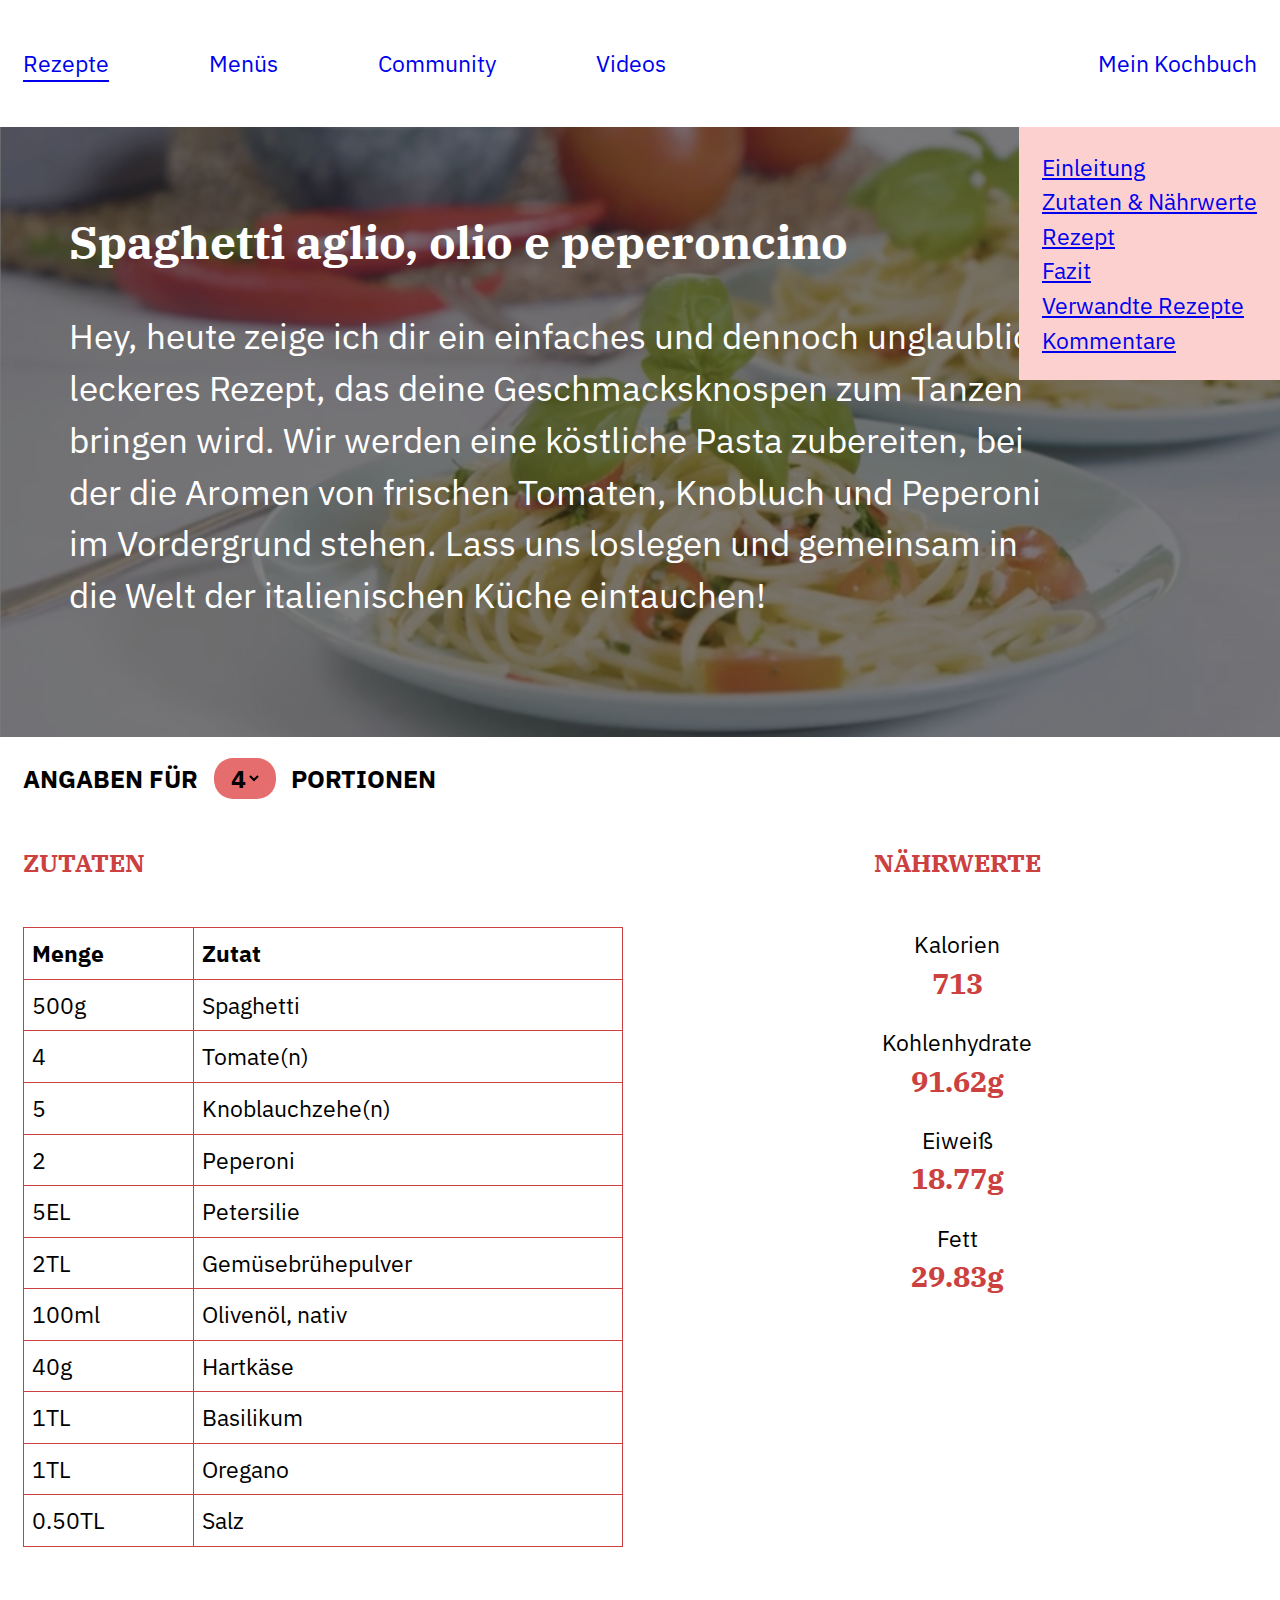
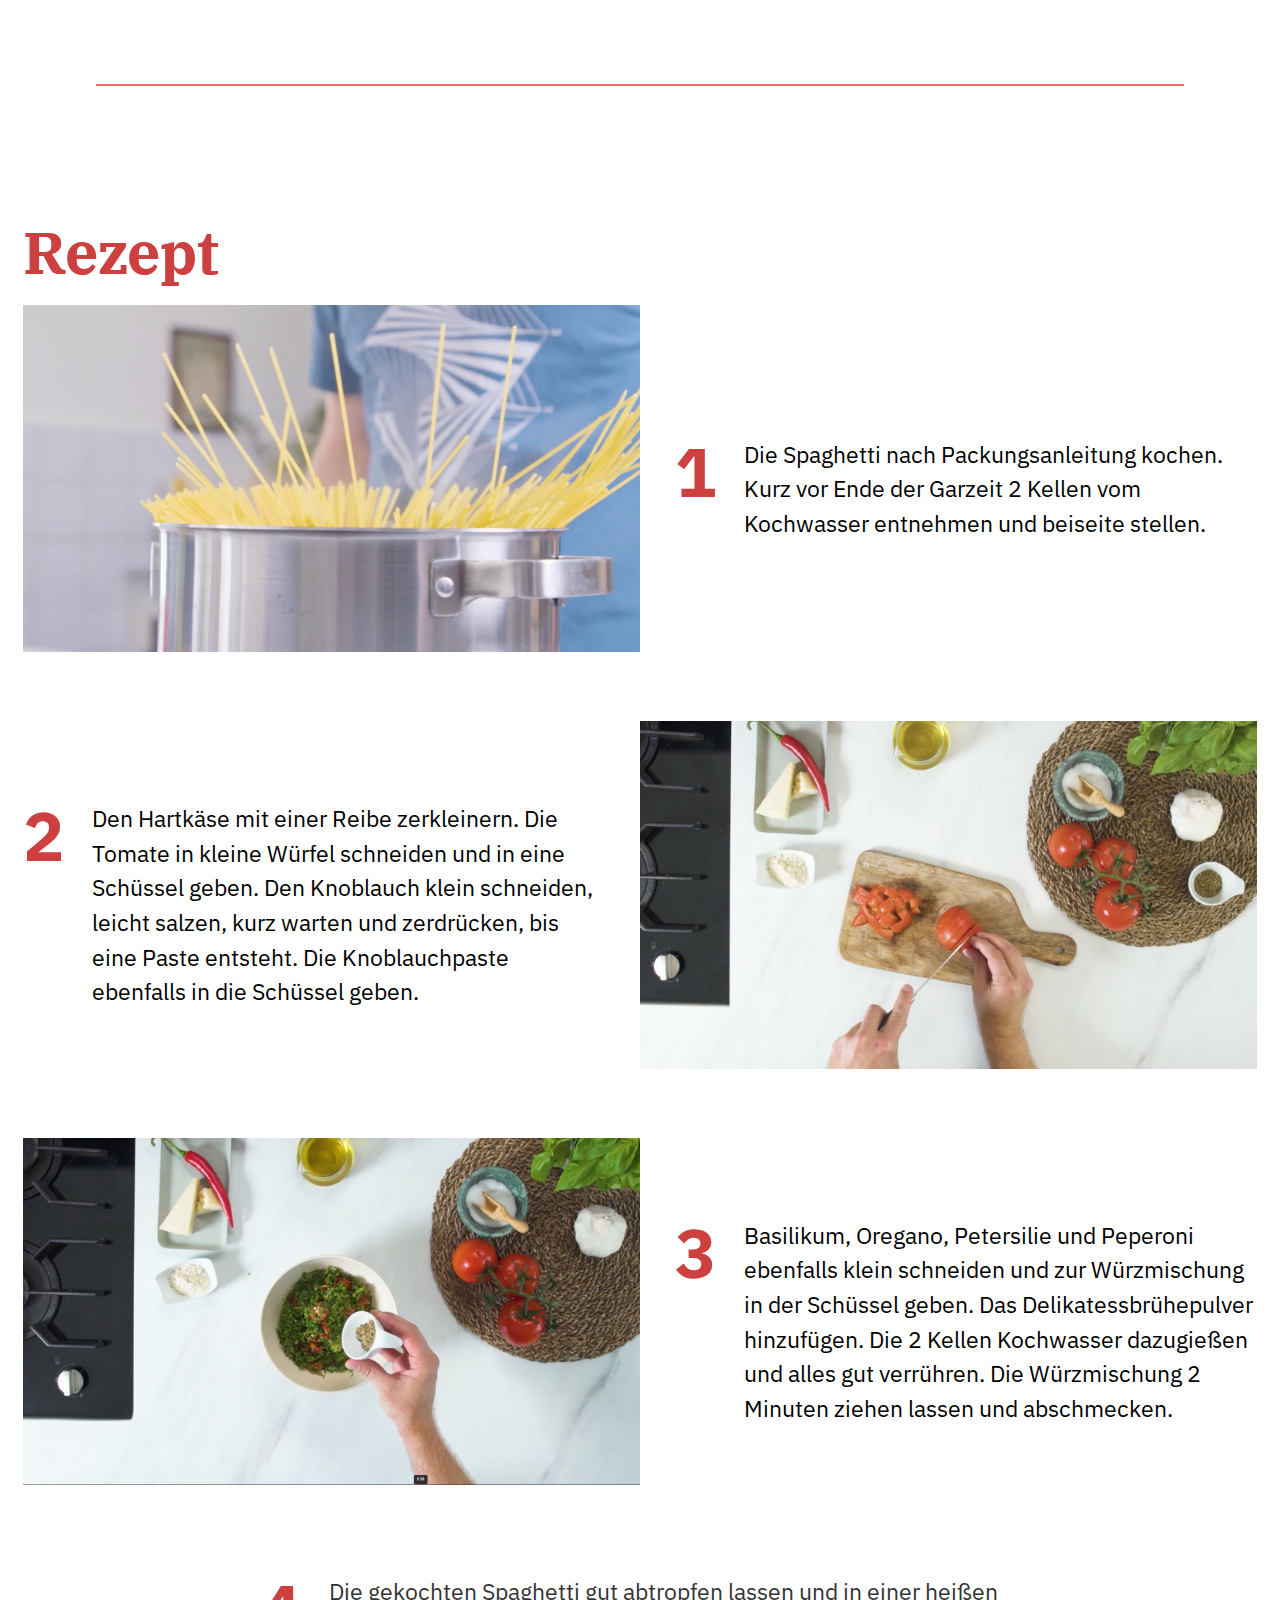
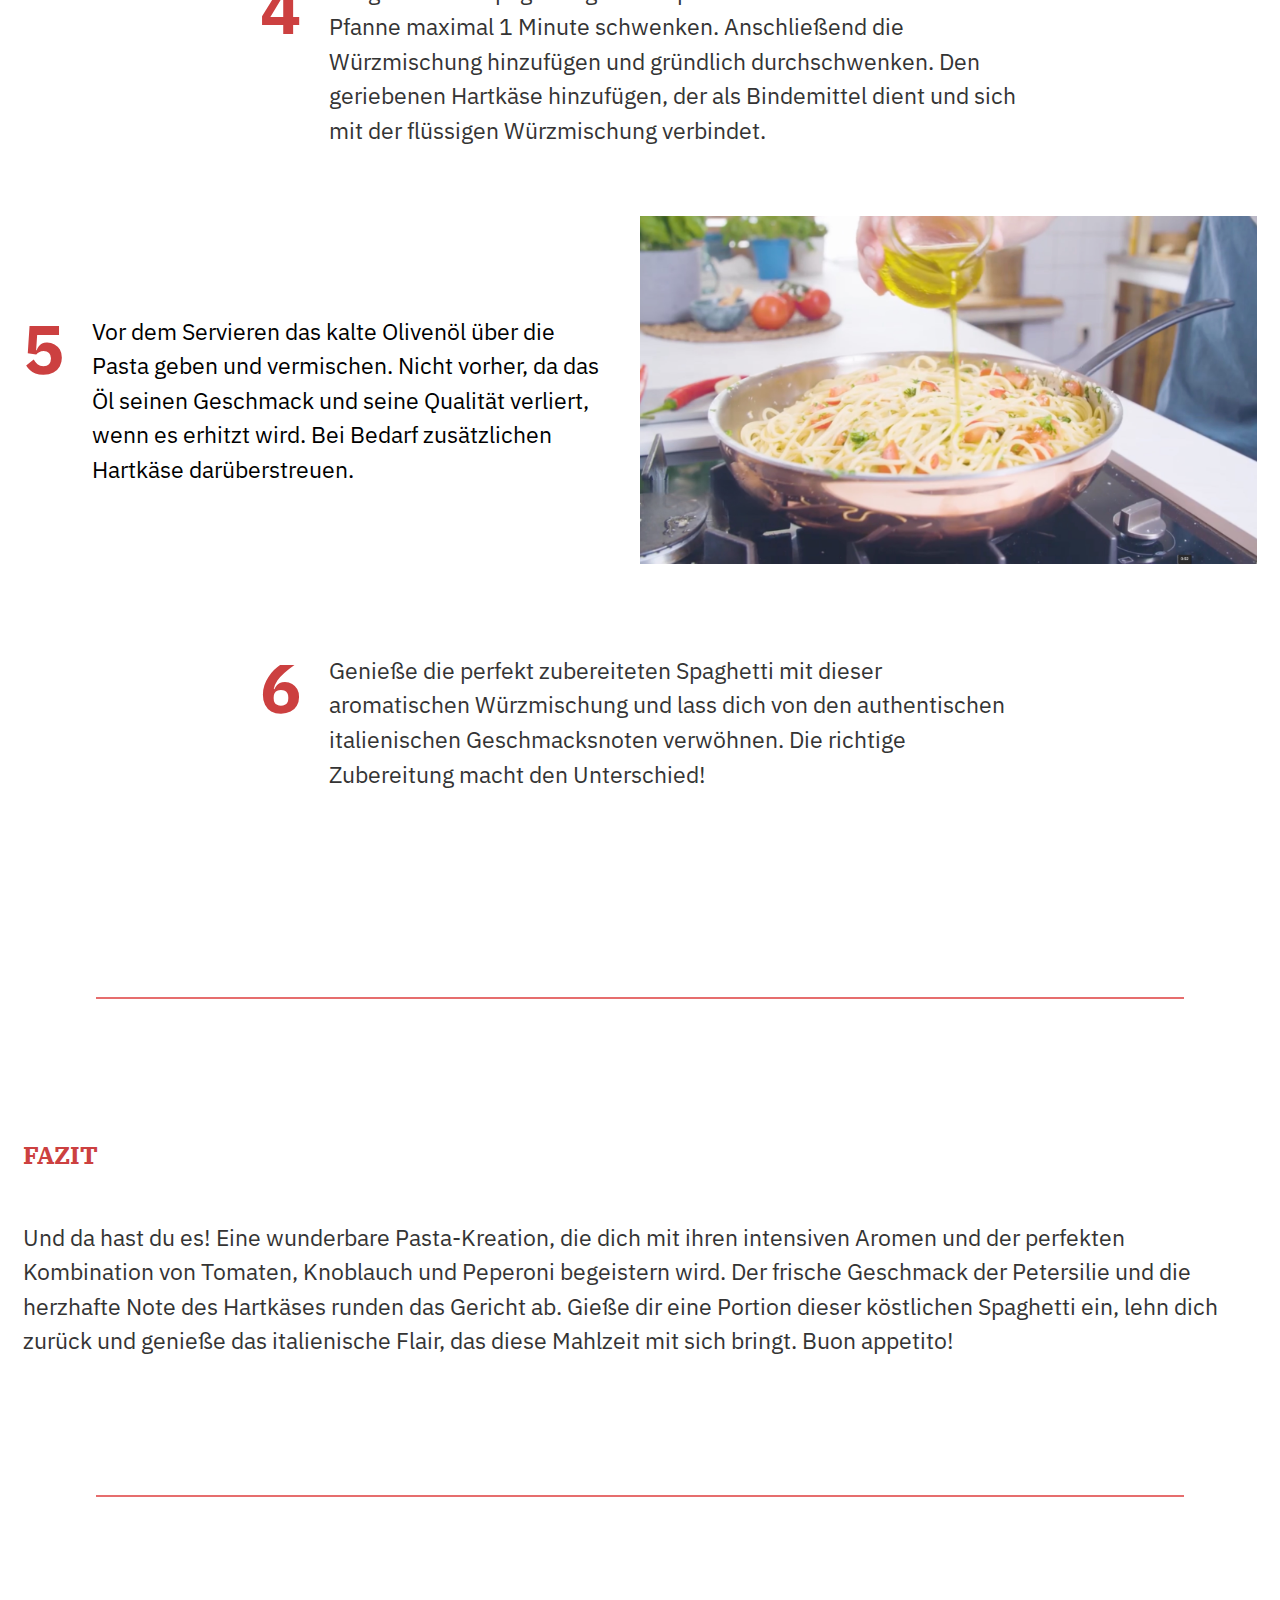
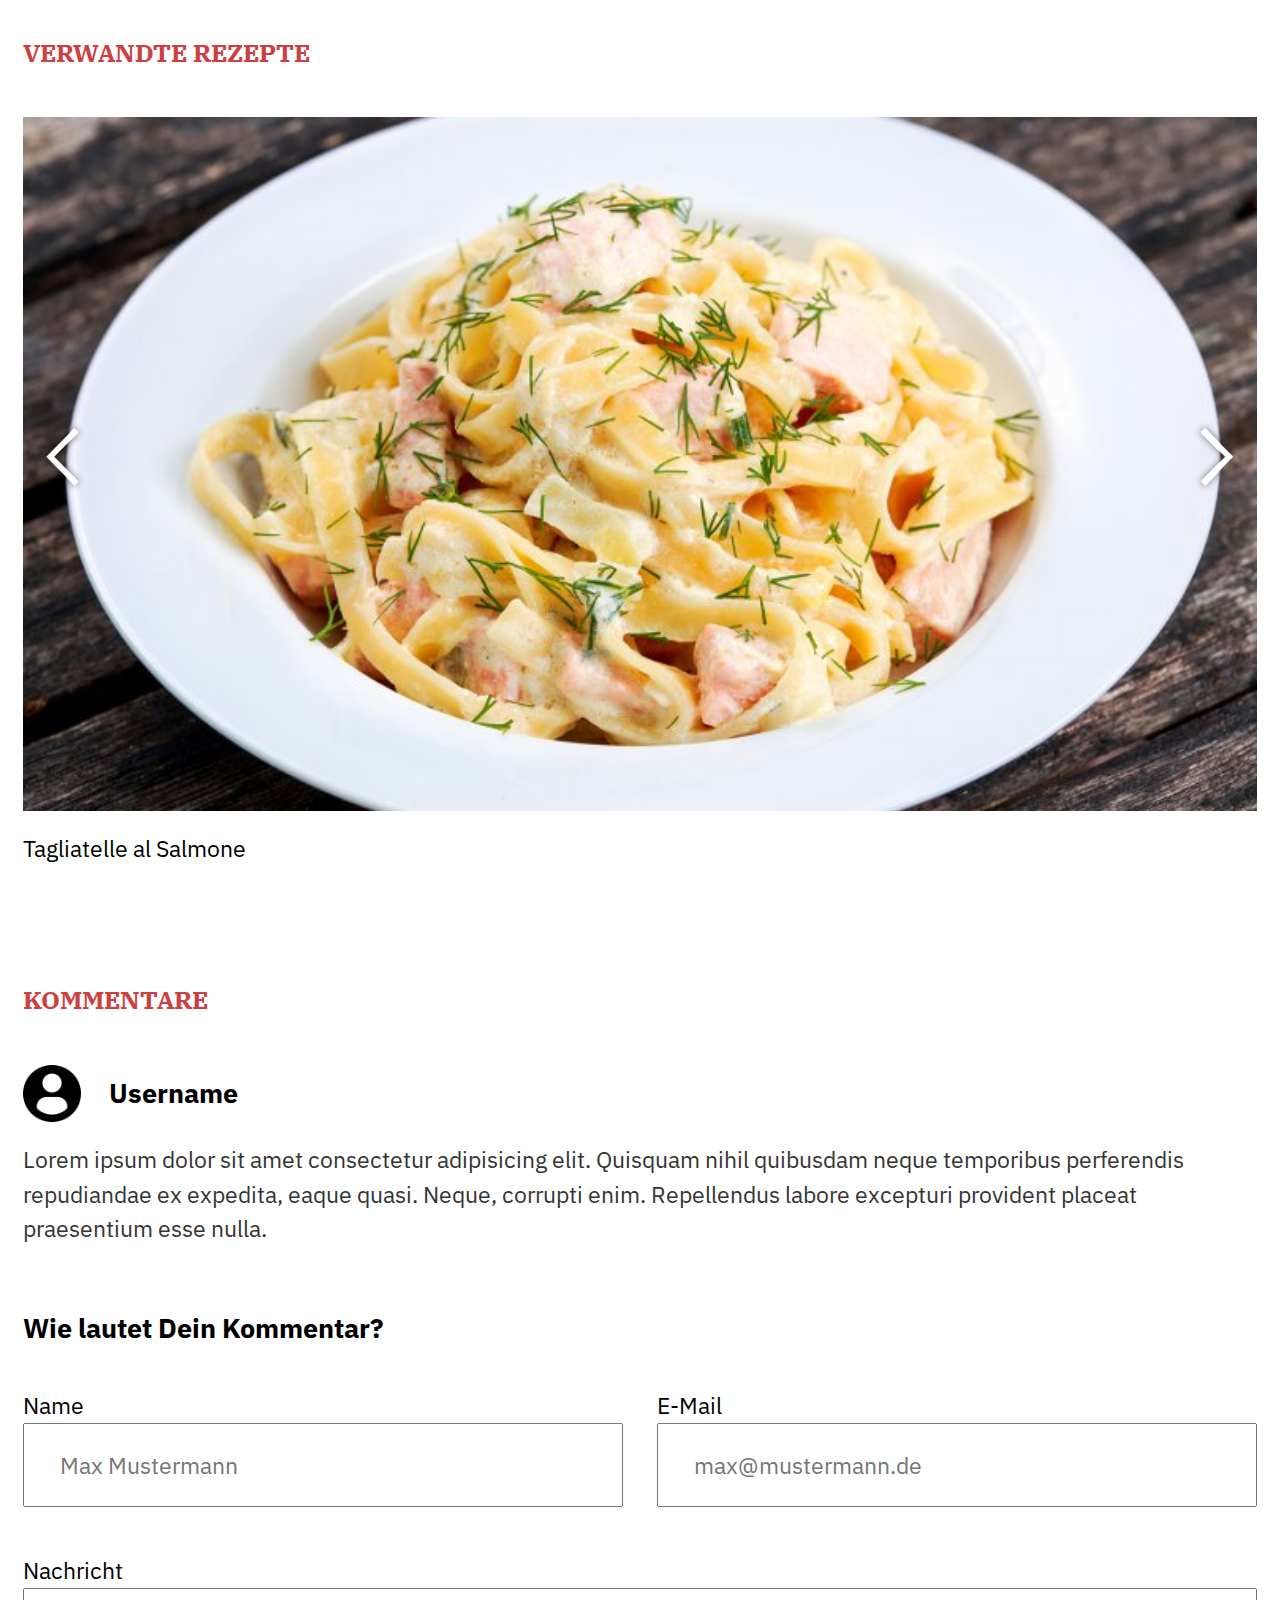
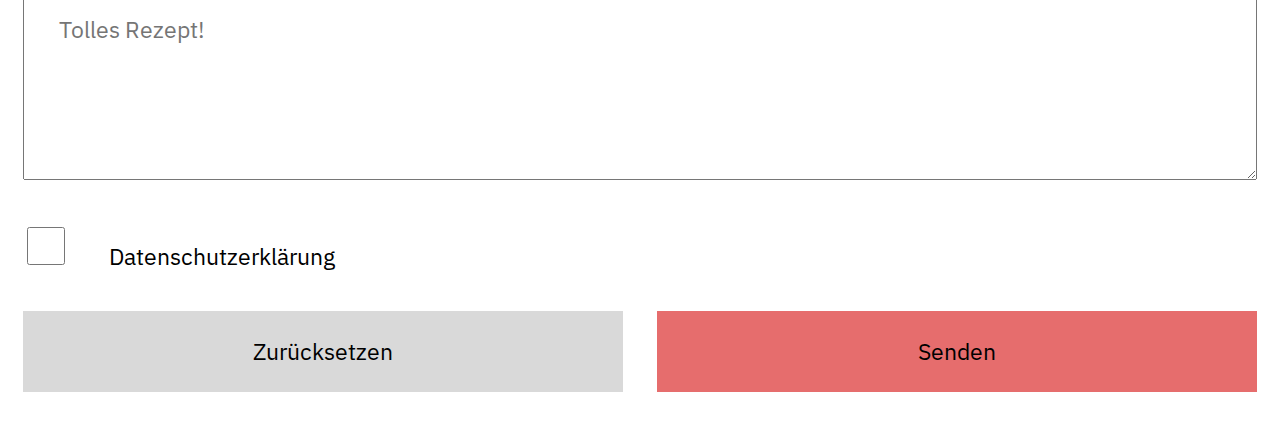
<file: recipes/spaghetti-aglio-olio-e-peperoncino.html>
<!DOCTYPE html>
<html lang="de">

<head>
    <meta charset="UTF-8">
    <meta http-equiv="X-UA-Compatible" content="IE=edge">
    <meta name="viewport" content="width=device-width, initial-scale=1.0">
    <meta name="description" content="Entdecke die italienische Küche - Mit 35 tollen Rezepten zum Nachkochen und Genießen. Erfahre mehr über die italienische Küche und ihre Spezialitäten.">

    <title>Spaghetti aglio, olio e peperoncino</title>

    <link rel="stylesheet" href="../assets/styles/reset.css">
    <link rel="stylesheet" href="../assets/styles/variables.css">
    <link rel="stylesheet" href="../assets/styles/base.css">
    <link rel="stylesheet" href="../assets/styles/layout.css">
    <link rel="stylesheet" href="../assets/styles/components.css">
    <link rel="stylesheet" href="../assets/styles/quantity-selector.css">
    <link rel="stylesheet" href="../assets/styles/other-recipes.css">

    <script src="../assets/scripts/slideshow.js"></script>
    <script src="../assets/scripts/form-validation.js"></script>
    <script src="../assets/scripts/main.js"></script>
    <script src="../assets/scripts/quantity-selector.js"></script>

</head>

<body>
    <header>
    <div class="navbar" data-js-menue id="main-navigation">
        <div>
            <ul>
                <li><a class="is-active" href="../recipes/spaghetti-aglio-olio-e-peperoncino.html">Rezepte</a></li>
                <li><a href="../index.html">Menüs</a></li>
                <li><a href="#">Community</a></li>
                <li><a href="#">Videos</a></li>
                <li><a href="#">Mein Kochbuch</a></li>
            </ul>
        </div>
    </div>
    </header>
    <div class="menue-button" data-js-menue-button>
        <a href="#main-navigation"><img src="../assets/icons/menue.svg" alt="Menu"></a>
    </div>

    <div class="main">
        <div data-intern-nav class="intern-nav">
            <div>
                <div><a href="#einleitung">Einleitung</a></div>
                <div><a href="#zutaten-und-naehrwerte">Zutaten & Nährwerte</a></div>
                <div><a href="#rezept">Rezept</a></div>
                <div><a href="#fazit">Fazit</a></div>
                <div><a href="#verwandte-rezepte">Verwandte Rezepte</a></div>
                <div><a href="#kommentare">Kommentare</a></div>
            </div>
        </div>
        <div class="hero" id="einleitung">
            <figure>
                <img src="../images/spaghetti-aglio-olio-e-peperoncino.jpg" alt="Bild von Spaghetti aglio, olio e peperoncino">
            </figure>

            <div class="hero-content">
                <h2>Spaghetti aglio, olio e peperoncino</h2>
                <p>Hey, heute zeige ich dir ein einfaches und dennoch unglaublich leckeres Rezept, das deine
                    Geschmacksknospen zum Tanzen bringen wird. Wir werden eine köstliche Pasta zubereiten, bei der die
                    Aromen von frischen Tomaten, Knobluch und Peperoni im Vordergrund stehen. Lass uns loslegen und
                    gemeinsam in die Welt der italienischen Küche eintauchen!</p>
            </div>
        </div>

        <section id="zutaten-und-naehrwerte">
            <h2 class="quantity-selector-head">Angaben für <span class="highlighted">
                    <select name="quantity-selector" id="quantity-selector" data-quantity-selector aria-label="Anzahl der Portionen">
                        <option value="1">1</option>
                        <option value="2">2</option>
                        <option value="3">3</option>
                        <option value="4" selected>4</option>
                        <option value="5">5</option>
                        <option value="6">6</option>
                        <option value="7">7</option>
                        <option value="8">8</option>
                    </select></span> Portionen</h2>

            <div class="grid" data-columns="2">
                <section class="ingredients">
                    <h2>Zutaten</h2>

                    <table>
                        <thead>
                            <tr>
                                <th>Menge</th>
                                <th>Zutat</th>
                            </tr>
                        </thead>
                        <tbody>
                            <tr>
                                <td data-quantity="125" data-unit="g"></td>
                                <td>Spaghetti</td>
                            </tr>
                            <tr>
                                <td data-quantity="1"></td>
                                <td>Tomate(n)</td>
                            </tr>
                            <tr>
                                <td data-quantity="1.25"></td>
                                <td>Knoblauchzehe(n)</td>
                            </tr>
                            <tr>
                                <td data-quantity="0.5"></td>
                                <td>Peperoni</td>
                            </tr>
                            <tr>
                                <td data-quantity="1.25" data-unit="EL"></td>
                                <td>Petersilie</td>
                            </tr>
                            <tr>
                                <td data-quantity="0.5" data-unit="TL"></td>
                                <td>Gemüsebrühepulver</td>
                            </tr>
                            <tr>
                                <td data-quantity="25" data-unit="ml"></td>
                                <td>Olivenöl, nativ</td>
                            </tr>
                            <tr>
                                <td data-quantity="10" data-unit="g"></td>
                                <td>Hartkäse</td>
                            </tr>
                            <tr>
                                <td data-quantity="0.25" data-unit="TL"></td>
                                <td>Basilikum</td>
                            </tr>
                            <tr>
                                <td data-quantity="0.25" data-unit="TL"></td>
                                <td>Oregano</td>
                            </tr>
                            <tr>
                                <td data-quantity="0.125" data-unit="TL"></td>
                                <td>Salz</td>
                            </tr>
                        </tbody>
                    </table>
                </section>

                <section class="nutritional-values">
                    <h2>Nährwerte</h2>

                    <dl>
                        <dt>Kalorien</dt>
                        <dd data-quantity="178.25"></dd>
                        <dt>Kohlenhydrate</dt>
                        <dd data-quantity="22.905" data-unit="g"></dd>
                        <dt>Eiweiß</dt>
                        <dd data-quantity="4.6925" data-unit="g"></dd>
                        <dt>Fett</dt>
                        <dd data-quantity="7.4575" data-unit="g"></dd>
                    </dl>
                </section>
            </div>
            <hr>
        </section>

        <section id="rezept" data-demo="rezept">
            <h1>Rezept</h1>
            <ol class="steps">
                <li>
                    <figure>
                        <img src="../images/step-1.jpg" alt="Topf mit Spaghetti, Schritt 1">
                        <figcaption class="has-counter">
                            Die Spaghetti nach Packungsanleitung kochen. Kurz vor Ende der Garzeit 2 Kellen vom
                            Kochwasser
                            entnehmen und beiseite stellen.
                        </figcaption>
                    </figure>
                </li>
                <li>
                    <figure class="is-reversed">
                        <img src="../images/step-2.jpg" alt="Zutaten schneiden, Schritt 2">
                        <figcaption class="has-counter">
                            Den Hartkäse mit einer Reibe zerkleinern. Die Tomate in kleine Würfel schneiden und in eine
                            Schüssel
                            geben. Den Knoblauch klein schneiden, leicht salzen, kurz warten und zerdrücken, bis eine
                            Paste
                            entsteht. Die Knoblauchpaste ebenfalls in die Schüssel geben.
                        </figcaption>
                    </figure>
                </li>
                <li>
                    <figure>
                        <img src="../images/step-3.jpg" alt="Gewürze beimischen, Schritt 3">
                        <figcaption class="has-counter">
                            Basilikum, Oregano, Petersilie und Peperoni ebenfalls klein schneiden und zur Würzmischung
                            in der
                            Schüssel geben. Das Delikatessbrühepulver hinzufügen. Die 2 Kellen Kochwasser dazugießen und
                            alles
                            gut verrühren. Die Würzmischung 2 Minuten ziehen lassen und abschmecken.
                        </figcaption>
                    </figure>
                </li>
                <li class="is-text-only">
                    <p class="has-counter">
                        Die gekochten Spaghetti gut abtropfen lassen und in einer heißen Pfanne maximal 1 Minute
                        schwenken.
                        Anschließend die Würzmischung hinzufügen und gründlich durchschwenken. Den geriebenen Hartkäse
                        hinzufügen,
                        der als Bindemittel dient und sich mit der flüssigen Würzmischung verbindet.
                    </p>
                </li>
                <li>
                    <figure class="is-reversed">
                        <img src="../images/step-4.jpg" alt="Öl beigeben, Schritt 4">
                        <figcaption class="has-counter">
                            Vor dem Servieren das kalte Olivenöl über die Pasta geben und vermischen. Nicht vorher, da
                            das Öl
                            seinen Geschmack und seine Qualität verliert, wenn es erhitzt wird. Bei Bedarf zusätzlichen
                            Hartkäse
                            darüberstreuen.
                        </figcaption>
                    </figure>
                </li>
                <li class="is-text-only">
                    <p class="has-counter">Genieße die perfekt zubereiteten Spaghetti mit dieser aromatischen
                        Würzmischung und lass dich von den authentischen italienischen Geschmacksnoten verwöhnen. Die
                    richtige Zubereitung macht den Unterschied!
                    </p>
                </li>
            </ol>
            <hr>
        </section>

        <section id="fazit">
            <h2>Fazit</h2>
            <p>Und da hast du es! Eine wunderbare Pasta-Kreation, die dich mit ihren intensiven Aromen und der perfekten
                Kombination von Tomaten, Knoblauch und Peperoni begeistern wird. Der frische Geschmack der Petersilie
                und die herzhafte Note des Hartkäses runden das Gericht ab. Gieße dir eine Portion dieser köstlichen
                Spaghetti ein, lehn dich zurück und genieße das italienische Flair, das diese Mahlzeit mit sich bringt.
                Buon appetito!</p>

            <hr>
        </section>

        <section id="verwandte-rezepte">
            <h2>Verwandte Rezepte</h2>

            <div class="other-recipes">
                <ul class="other-recipes-list" data-js-slideshow>
                    <li class="other-recipes-list__item is-active" data-js-slide>
                        <figure>
                            <img src="../images/other-recipes/lachs-tagliatelle-mit-cremiger-oberssauce.jpg"
                                alt="Tagliatelle al Salmone">
                            <figcaption>Tagliatelle al Salmone</figcaption>
                        </figure>
                    </li>
                    <li class="other-recipes-list__item" data-js-slide>
                        <figure>
                            <img src="../images/other-recipes/nudeln-mit-zucchini-kraeuter-sauce.jpg" alt="Spaghetti Carbonara">
                            <figcaption>Spaghetti Carbonara</figcaption>
                        </figure>
                    </li>
                    <li class="other-recipes-list__item" data-js-slide>
                        <figure>
                            <img src="../images/other-recipes/spaghetti-alla-puttanesca.jpg" alt="Spaghetti alla Puttanesca">
                            <figcaption>Nudeln mit Zucchini Kräuter Sauce</figcaption>
                        </figure>
                    </li>
                    <li class="other-recipes-list__item" data-js-slide>
                        <figure>
                            <img src="../images/other-recipes/spaghetti-bolognese.jpg" alt="Spaghetti Bolognese">
                            <figcaption>Spaghetti Bolognese</figcaption>
                        </figure>
                    </li>
                    <li class="other-recipes-list__item" data-js-slide>
                        <figure>
                            <img src="../images/other-recipes/spaghetti-carbonara.jpg" alt="Spaghetti alla Melanzane">
                            <figcaption>Spaghetti alla Melanzane</figcaption>
                        </figure>
                    </li>
                    <li class="other-recipes-list__item" data-js-slide>
                        <figure>
                            <img src="../images/other-recipes/spaghetti-melanzane.jpg" alt="Spaghetti alla Puttanesca">
                            <figcaption>Spaghetti alla Puttanesca</figcaption>
                        </figure>
                    </li>
                    <li class="other-recipes-list__item" data-js-slide>
                        <figure>
                            <img src="../images/other-recipes/penne-Arrabiata.jpg" alt="Penne Arrabiata">
                            <figcaption>Penne Arrabiata</figcaption>
                        </figure>
                    </li>
                </ul>

                <button class="other-recipes-list__button" data-js-slideshow-gui="back"><img src="../assets/icons/gui-prev.svg" alt="back Button"></button>
                <button class="other-recipes-list__button is-right" data-js-slideshow-gui="forward"><img src="../assets/icons/gui-next.svg" alt="forward Button"></button>
            </div>
        </section>

        <section class="comments" id="kommentare">
            <h2>Kommentare</h2>
            <div class="comment">
                <div class="comment-user-info">
                    <img src="../images/user.png" alt="Profilbild">
                    <h3>Username</h3>
                </div>
                <p>Lorem ipsum dolor sit amet consectetur adipisicing elit. Quisquam nihil quibusdam neque temporibus
                    perferendis repudiandae ex expedita, eaque quasi. Neque, corrupti enim. Repellendus labore excepturi
                    provident placeat praesentium esse nulla.</p>
            </div>

            <h3>Wie lautet Dein Kommentar?</h3>

            <form action="#">
                <div class="form-container">
                    <div class="input-container">
                        <label for="name">Name</label>
                        <input type="text" id="name" name="name" placeholder="Max Mustermann" autocomplete="name">
                    </div>

                    <div class="input-container">
                        <label for="email">E-Mail</label>
                        <input type="email" id="email" name="email" placeholder="max@mustermann.de" autocomplete="email">
                    </div>
                </div>

                <label for="message">Nachricht</label>
                <textarea id="message" name="message" placeholder="Tolles Rezept!"></textarea>

                <label>
                    <input type="checkbox" name="data">
                    Datenschutzerklärung</label>

                <div class="form-container">
                    <button type="reset">Zurücksetzen</button>
                    <button id="comment-submit-btn" type="submit">Senden</button>
                </div>
            </form>
        </section>
    </div>
</body>

</html>
</file>
<file: assets/styles/variables.css>
@import url("https://fonts.googleapis.com/css2?family=IBM+Plex+Sans:wght@400;700&display=swap");
@import url("https://fonts.googleapis.com/css2?family=IBM+Plex+Serif:wght@400;500;700&display=swap");

:root {
  --base-size: 1rem;

  /* Sizes */
  --xs: calc(0.5 * var(--base-size));
  --s: calc(1 * var(--base-size));
  --m: calc(1.5 * var(--base-size));
  --l: calc(2 * var(--base-size));
  --xl: calc(3 * var(--base-size));
  --xxl: calc(4 * var(--base-size));
  --xxxl: calc(5 * var(--base-size));
  --max-width-content: calc(60 * var(--s));

  /* Colors */
  --primary: #000;
  --primary-lighter: #343434;
  --secondary: #fff;
  --accent: #cc4040;
  --accent-lighter: #e66d6d;
  --accent-lightest: #fdd0d0;
  --light: hsl(0deg 0% 80% / 100%);
  --lighter: hsl(0deg 0% 90% / 100%);
  --lightest: hsl(0deg 0% 100% / 100%);
  --lighten: hsla(0deg 0% 100% / 80%);

  /* Font Family */
  --font-family-sans: "IBM Plex Sans", sans-serif;
  --font-family-serif: "IBM Plex Serif", serif;

  /* Spacing */
  --spacing-padding: 110px;
  --spacing-margin-large: 100px;
  --spacing-margin-medium: 20px;

  /* Font Sizes */
  --font-size-base: var(--s);
  --font-size-heading1: calc(var(--l) + 1vw);
  --font-size-heading2: var(--m);
  --font-size-paragraph: var(--s);

  /* Font Weights */
  --font-weight-normal: 400;
  --font-weight-bold: 700;

  /* Figure */
  --figure-margin-top: var(--spacing-margin-large);

  /* Article */
  --article-margin-bottom: var(--spacing-margin-large);

  /* Misc */
  --lh-heading: 100%;
}
</file>
<file: assets/styles/base.css>
html,
body {
  font-family: var(--font-family-sans);
  font-size: var(--font-size-base);
}

@media screen and (width >= 600px) {
  :root {
    --base-size: 1.2rem;
  }
}

nav a {
  color: var(--primary);
}

h1 {
  max-width: var(--max-width-content);
  color: var(--accent);
  font-family: var(--font-family-serif);
  font-size: var(--font-size-heading1);
  font-weight: var(--font-weight-bold);
  line-height: var(--lh-heading);
  text-wrap: balance;
}

h2 {
  margin-bottom: var(--l);
  font-size: var(--font-size-heading2);
  font-weight: var(--font-weight-bold);
  line-height: var(--lh-normal);
}

h3 {
  line-height: var(--lh-heading);
}

h2 + h3 {
  margin-top: calc(var(--m) * -1);
}

hr {
  border: none;
  border-top: 2px solid #d9d9d9;
  margin: calc(var(--m) + 8vw) calc(var(--m) + 3vw);
  margin-bottom: calc(var(--m) + 8vw - var(--l));
}

p {
  margin: var(--spacing-margin-medium) 0 0;
  color: var(--primary-lighter);
  font-size: var(--font-size-paragraph);
  font-weight: var(--font-weight-normal);
  line-height: 1.5;
}

figure {
  margin: var(--figure-margin-top) 0 0;
}

img {
  width: 100%;
}

figcaption {
  margin: var(--spacing-margin-medium) 0 0;
}

ol {
  padding: 0 0 0 var(--spacing-margin-medium);
}

main > article:not(.hero),
.main > article:not(.hero),
main > div,
.main > div,
main > section:not(.hero),
.main > section:not(.hero) {
  max-width: var(--max-width-content);
  padding: var(--s);
  margin: auto;
}

/* stylelint-disable-next-line no-descending-specificity */
article {
  margin: 0 0 var(--article-margin-bottom);
}

article a {
  display: inline-block;
  margin: var(--spacing-margin-medium) 0 0;
  color: var(--primary);
  text-decoration: none;
}

section h2,
article:not([class]) h2 {
  color: var(--accent);
  font-family: var(--font-family-serif);
  font-size: 1.3rem;
  text-transform: uppercase;
}

article:not([class]) h3,
section:not([class]) h3 {
  font-family: var(--font-family-serif);
  font-size: 2rem;
  font-weight: var(--font-weight-bold);
}

@media screen and (width >= 840px) {
  article:not([class]) figure,
  section:not([class]) figure {
    width: 80%;
    margin-left: 10%;
  }
}

article:not([class]) hr,
section:not([class]) hr {
  border-top: 2px solid var(--accent-lighter);
}
</file>
<file: assets/styles/components.css>
/* Hero
############################################################################ */

.hero {
  position: relative;
  display: flex;
  overflow: hidden;
  width: 100vw;
  flex-direction: column;
  align-items: center;
  justify-content: center;
  color: var(--secondary);
}

.hero figure {
  position: absolute;
  margin: 0;
  inset: 0;
  pointer-events: none;
}

.hero figure img {
  position: absolute;
  z-index: -1;
  top: 0;
  right: 0;
  bottom: 0;
  width: 100%;
  height: 100%;
  filter: brightness(0.5);
  object-fit: cover;
  object-position: center center;
}

.hero figure figcaption {
  position: absolute;
  right: var(--xl);
  bottom: var(--s);
  font-size: smaller;
}

.hero h1 {
  color: var(--lightest);
}

.hero h2 {
  color: var(--lightest);
  font-family: var(--font-family-serif);
  font-size: var(--l);
  font-weight: var(--font-weight-bold);
  line-height: var(--lh-heading);
}

.hero p {
  color: var(--secondary);
  font-size: var(--m);
}

.hero a {
  display: block;
  margin-top: var(--l);
  color: var(--secondary);
  font-size: smaller;
  text-decoration: underline;
  text-underline-offset: 0.4rem;
}

.hero-content {
  max-width: var(--max-width-content);
  padding: var(--xl) var(--l) var(--xxl);
  padding-right: calc(10vw * 1.5);
}

/* Subheader
############################################################################ */

.subheader {
  font-size: 1.5rem;
  font-weight: var(--font-weight-bold);
}

/* Catcher
############################################################################ */

.catcher {
  max-width: var(--max-width-content);
  padding: var(--l);
}

.catcher * {
  margin: var(--spacing-margin-medium) 0 0;
}

.catcher h1 {
  max-width: 90%;
}

.catcher p:last-child {
  display: flex;
  width: 100%;
  align-items: center;
}

.catcher p:last-child svg {
  position: absolute;
  left: 50%;
  transform: translateX(-50%);
}

.catcher hr {
  width: 22%;
  border-top: 3px solid var(--accent-lighter);
}

/* Ingredients
############################################################################ */

.ingredients table {
  width: 100%;
  border: 1px solid var(--accent);
  border-collapse: collapse;
}

.ingredients th,
.ingredients td {
  padding: 8px;
  border-right: 1px solid var(--accent);
  border-bottom: 1px solid var(--accent);
  text-align: left;
}

.ingredients td:last-child {
  border-right: none;
}

/* Nutritional Values
############################################################################ */

.nutritional-values {
  width: 100%;
}

@media screen and (min-width: 840px) {
  .nutritional-values {
    text-align: center;
  }
}

.nutritional-values dl {
  margin: 20px 0 0;
}

.nutritional-values dt {
  margin: 20px 0 0;
  font-size: 1.2rem;
}

.nutritional-values dd {
  color: var(--accent);
  font-family: "IBM Plex Serif", serif;
  font-size: 1.5rem;
  font-weight: var(--font-weight-bold);
}

/* Navbar (Main Navigation)
############################################################################ */

.navbar {
  width: 100%;
  padding: var(--s);
  background: var(--secondary);
}

.navbar ul {
  display: flex;
  width: 100%;
  flex-direction: column;
  justify-content: space-between;
  padding: 0;
  list-style: none;
}

.navbar ul li a {
  text-decoration: none;
}

/* navbar link highlight */
.navbar a.is-active {
  text-decoration: underline;
  text-underline-offset: 0.4rem;
}

.menue-button {
  display: none;
  opacity: 0;
  transition: opacity 1s 1s;
}

.menue-button[data-state=active] {
  position: sticky;
  z-index: 100;
  top: 0;
  display: block;
  padding: var(--xs) var(--xs);
  background-color: var(--lighten);
  opacity: 1;
}

.menue-button img {
  width: 40px;
}

@media screen and (min-width: 840px) {
  .navbar {
    position: sticky;
    z-index: 1;
    top: 0;
  }

  .navbar ul {
    flex-direction: row;
  }

  .navbar ul li:not(:last-child) {
    margin-right: var(--spacing-margin-large);
  }

  .navbar ul li:last-child {
    margin-right: 0;
    margin-left: auto;
  }

  .menue-button {
    display: none;
  }

}

/* Intern Nav (Page Navigation)
############################################################################ */

.intern-nav {
  z-index: 1;
  right: 0;
  margin-top: 0;
  background-color: var(--accent-lightest);
}

.intern-nav ul {
  padding: 1rem;
  margin: 0;
  list-style: none;
}

/* stylelint-disable-next-line no-descending-specificity */
.intern-nav ul li {
  margin-right: 0;
}

.intern-nav ul li a {
  text-decoration: none;
}

.intern-nav ul li a[data-state="active"] {
  text-decoration: underline;
  text-underline-offset: 0.2rem;
}

@media screen and (min-width: 840px) {
  .intern-nav {
    position: fixed;
  }
}

/* Quantiy Selector
############################################################################ */

.quantity-selector-head {
  max-width: var(--max-width-content);
  color: var(--darkest);
  font-family: var(--font-family-sans-serif);
}

.quantity-selector-head .highlighted {
  padding: 0.2rem 0.7rem;
  margin: 0 0.5rem;
  background-color: var(--accent-lighter);
  border-radius: 1rem;
  font-weight: var(--font-weight-bold);
}

/* Form
############################################################################ */

form input {
  padding: var(--s) var(--m);
  margin-bottom: var(--l);
}

form button {
  padding: var(--s) var(--xl);
  border: none;
  background: #d9d9d9;
  border-radius: 0;
  outline: none;
}

.form-container > * {
  width: 100%;
}

.form-container button {
  flex-grow: 1;
  margin-bottom: var(--xs);
}

.form-container button:last-child {
  background-color: var(--accent-lighter);
}

.form-container .input-container > * {
  display: block;
  width: 100%;
}

@media screen and (min-width: 840px) {
  .form-container {
    display: flex;
    flex-direction: row;
    gap: var(--m);
  }
}

textarea {
  width: 100%;
  height: 10rem;
  padding: var(--s) var(--m);
}

label[for="data"] {
  display: flex;
  align-items: center;
}

form input[type="checkbox"] {
  width: 2rem;
  height: 2rem;
  margin-top: 2rem;
  margin-right: 2rem;
}

.invalid {
  border: 2px solid red;
}

.invalid-label {
  color: red;
}

/* Comments
############################################################################ */

.comments {
  max-width: var(--max-width-content);
  padding: var(--l);
}

.comments h3 {
  margin-top: var(--xl);
  margin-bottom: var(--l);
}

/* stylelint-disable-next-line no-descending-specificity */
.comment-user-info h3 {
  margin: 0 0 0 1.5rem;
}

.comment h3:last-child {
  width: 100%;
}

/* stylelint-disable-next-line no-descending-specificity */
.comment img {
  width: 3rem;
  height: 3rem;
}

.comment-user-info {
  display: flex;
  flex-direction: row;
  align-items: center;
  justify-content: space-between;
}

/* Steps
############################################################################ */

.steps {
  padding: 0;
  counter-reset: step-count;
}

/* stylelint-disable-next-line no-descending-specificity */
.steps > li {
  display: block;
  padding-bottom: var(--xl);
  counter-increment: step-count;
}

.steps > li.is-text-only {
  display: flex;
  justify-content: center;
}

.steps > li.is-text-only p {
  max-width: calc(var(--max-width-content) * 0.5);
}

.steps > li figure {
  display: flex;
  width: 100%;
  flex-direction: column;
  align-items: center;
  margin: 0;
  gap: var(--m);
}

.steps .has-counter {
  position: relative;
  padding-top: 0;
  margin-left: var(--xl);
}

.steps .has-counter::before {
  position: absolute;
  left: calc(var(--xl) * -1);
  color: var(--accent);
  content: counter(step-count);
  font-size: var(--xl);
  font-weight: bold;
  line-height: var(--xl);
}

@media screen and (min-width: 840px) {
  .steps > li figure {
    width: auto;
    flex-direction: row;
  }

  .steps .is-reversed {
    flex-direction: row-reverse;
  }

  .steps > li figure > * {
    width: 50%;
    flex-basis: 50%;
    flex-grow: 1;
  }
}
</file>
<file: assets/styles/layout.css>
/* Grid
########################################################################## */

.grid {
  display: grid;
  gap: var(--m);
}

@media screen and (min-width: 840px) {
  .grid[data-columns='2'] {
    grid-template-columns: repeat(2, 1fr);
  }
}
</file>
<file: assets/styles/quantity-selector.css>
[data-quantity-selector] {
  border: none;
  background-color: transparent;
  cursor: pointer;
  outline: none;
}
</file>
<file: assets/styles/other-recipes.css>
/* stylelint-disable selector-class-pattern */
.other-recipes {
  position: relative;
}

.other-recipes-list {
  position: relative;
  padding: 0;
  margin: 0;
  margin-bottom: var(--xl);
}

.other-recipes-list .other-recipes-list__item {
  position: absolute;
  inset: 0;
  list-style: none;
  opacity: 0;
  transition: opacity 1s, margin-left 1s;
}

.other-recipes-list .other-recipes-list__item figure {
  width: 100%;
  padding: 0;
  margin: 0;
}

.other-recipes-list .other-recipes-list__item figure img {
  width: 100%;
  aspect-ratio: 16/9;
  filter: blur(var(--s));
  object-fit: cover;
  transition: filter 1s;
}

.other-recipes-list .other-recipes-list__item.is-active {
  position: relative;
  z-index: 0;
  margin-left: 0;
  opacity: 1;
}

.other-recipes-list .other-recipes-list__item.is-active figure img {
  filter: blur(0);
}

.other-recipes-list .other-recipes-list__item:not(.is-active) {
  z-index: -10;
  margin-left: 10%;
  opacity: 0;
}

.other-recipes-list__button {
  position: absolute;
  top: calc(50% - var(--xl));
  height: var(--xl);
  border: none;
  background-color: transparent;
}

.other-recipes-list__button:hover {
  cursor: pointer;
}

/* stylelint-disable-next-line no-descending-specificity */
.other-recipes-list__button img {
  height: 100%;
  aspect-ratio: 1/1;
}

.other-recipes-list__button.is-right {
  right: 0;
}
</file>
